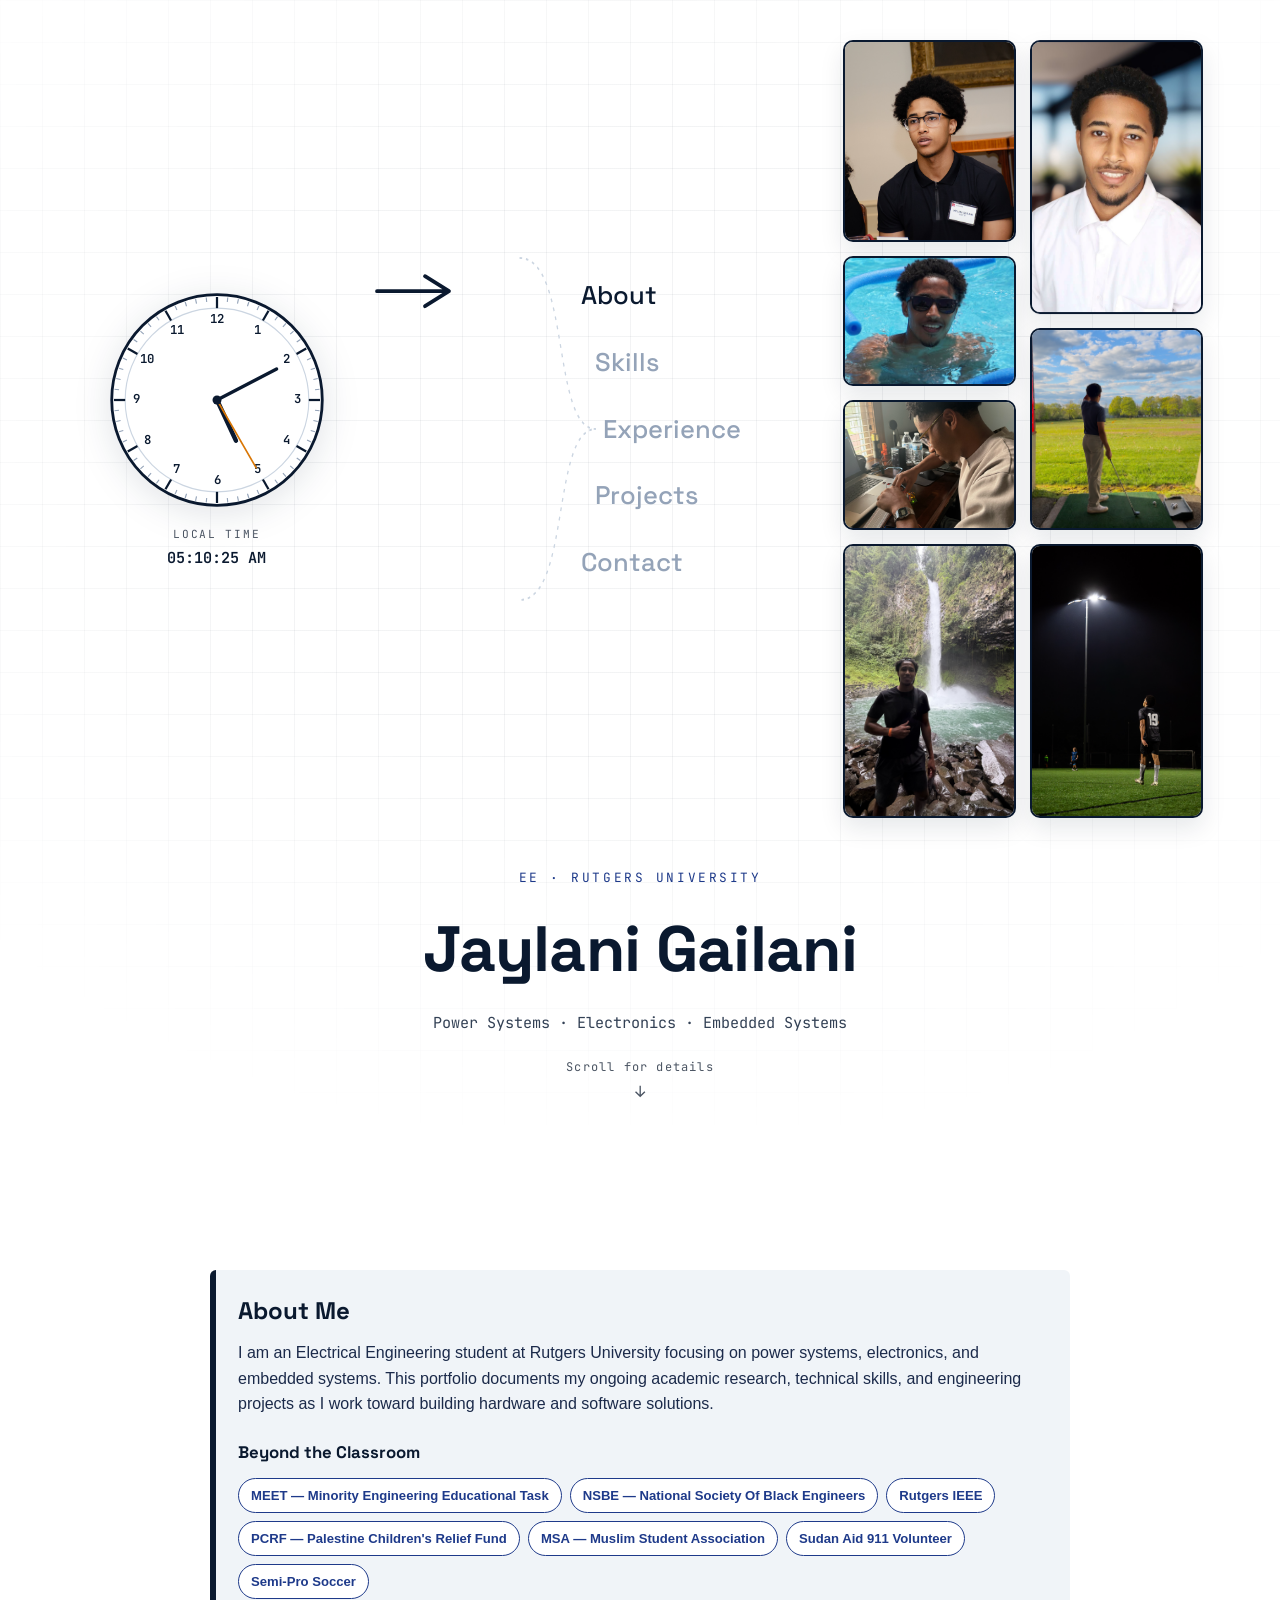
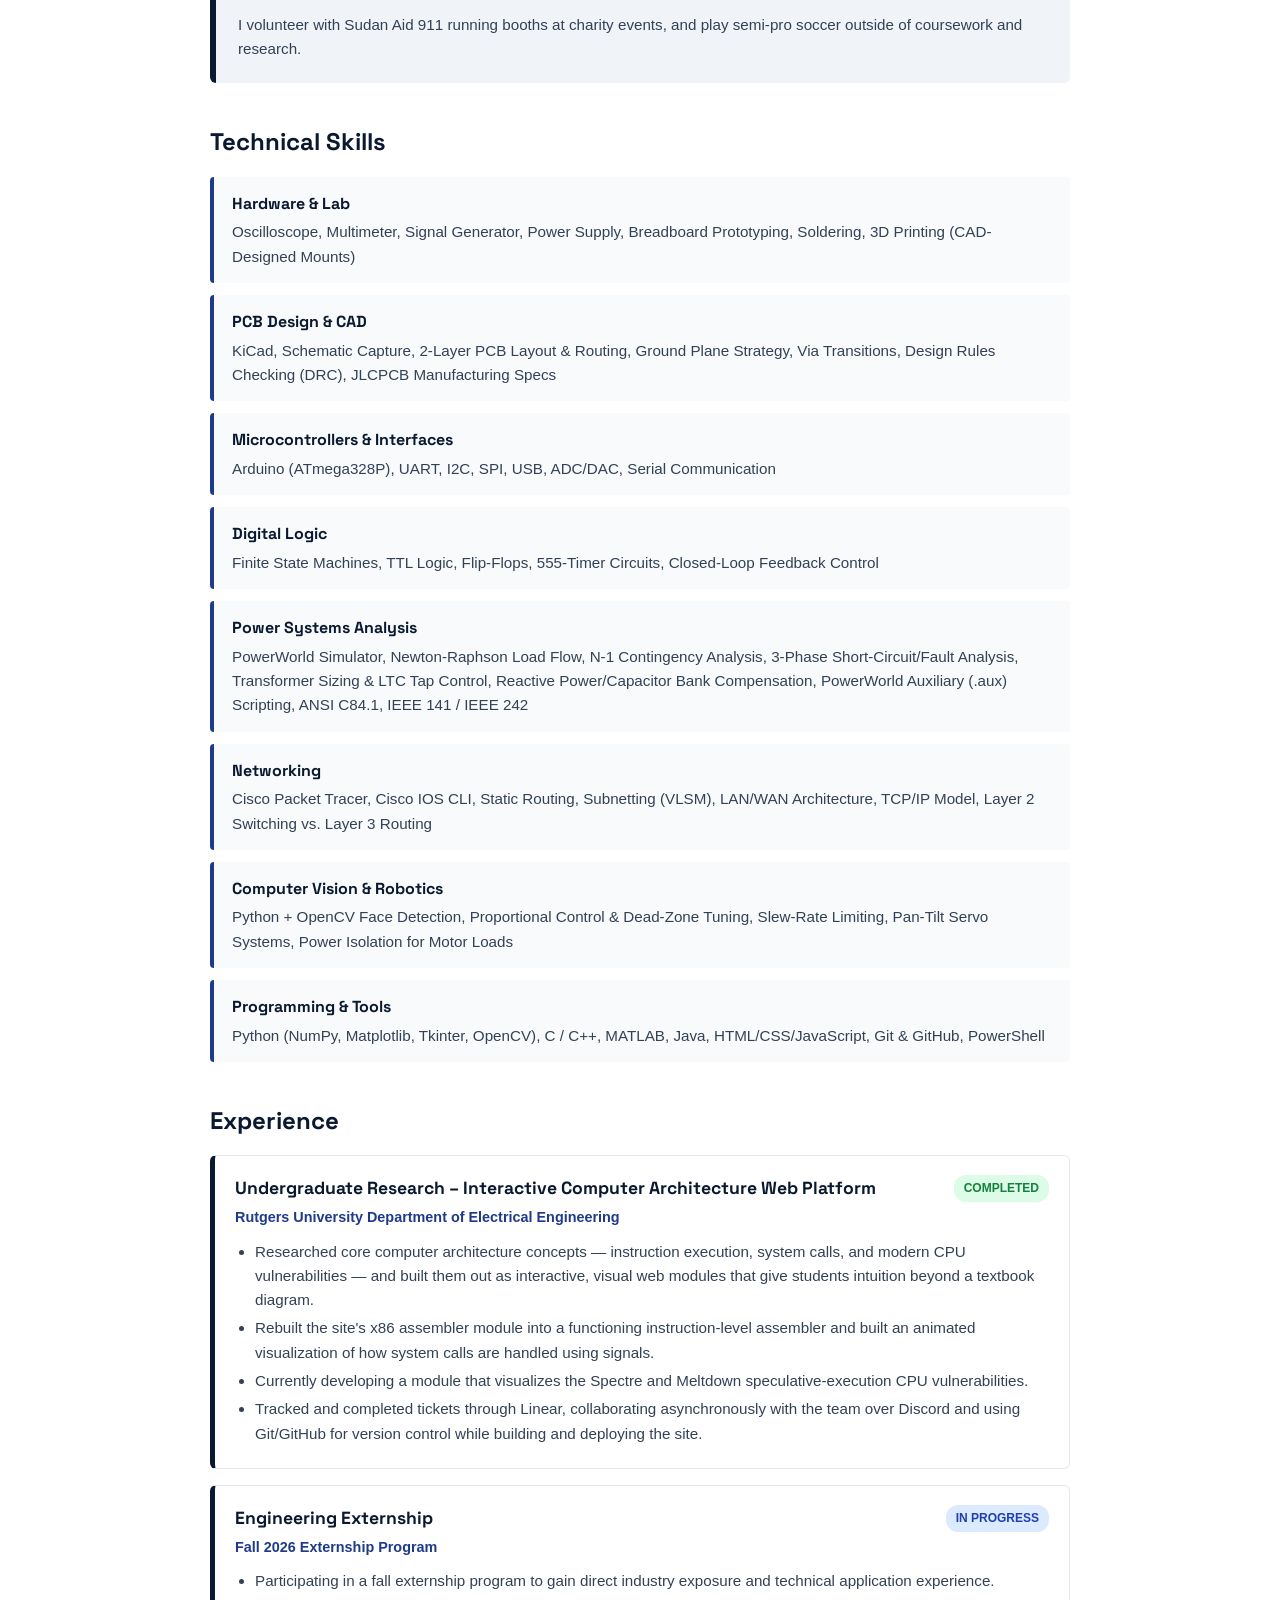
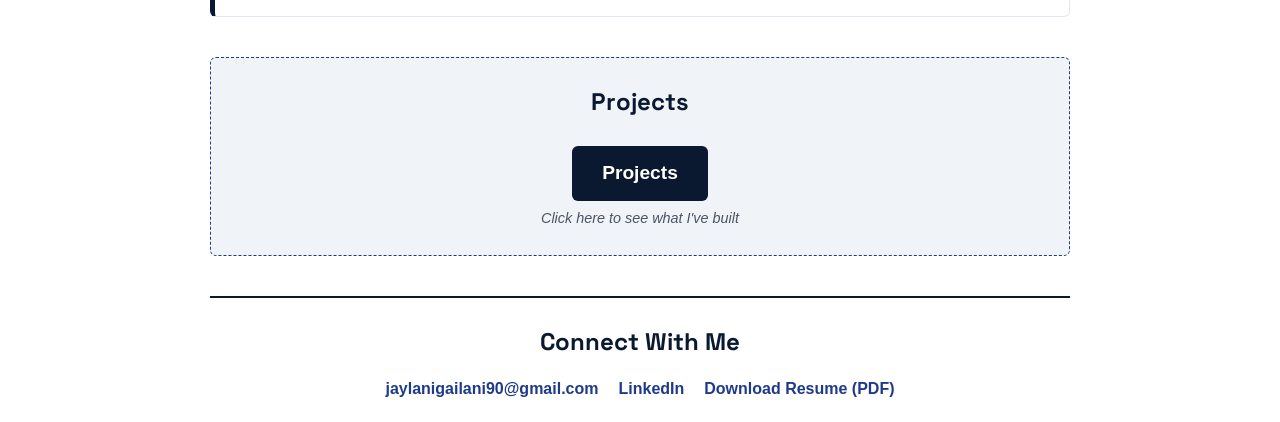
<file: index.html>
<!DOCTYPE html>
<html lang="en">
<head>
  <meta charset="UTF-8">
  <meta name="viewport" content="width=device-width, initial-scale=1.0">
  <title>Jaylani Gailani | Electrical Engineering Portfolio</title>
  <link rel="preconnect" href="https://fonts.googleapis.com">
  <link rel="preconnect" href="https://fonts.gstatic.com" crossorigin>
  <link href="https://fonts.googleapis.com/css2?family=Space+Grotesk:wght@400;500;600;700&family=JetBrains+Mono:wght@400;500;600&display=swap" rel="stylesheet">
  <link rel="stylesheet" href="style.css">
</head>
<body>

  <!-- ============================================================
       HERO / LANDING VIEW — instrument panel clock, curved nav rail,
       pointer that tracks whichever nav item is hovered, floating
       photo collage (portrait + gallery photos).
       ============================================================ -->
  <section class="hero" id="hero">
    <div class="hero-grid-lines" aria-hidden="true"></div>

    <div class="hero-grid">

      <!-- Clock instrument -->
      <div class="hero-instrument">
        <div class="clock" id="clock">
          <svg class="clock-face" viewBox="0 0 200 200" aria-hidden="true">
            <circle class="clock-ring-outer" cx="100" cy="100" r="94"></circle>
            <circle class="clock-ring-inner" cx="100" cy="100" r="82"></circle>
            <g id="clockTicks"></g>
            <g id="clockNumerals"></g>
            <line id="handHour" class="hand hand-hour" x1="100" y1="100" x2="100" y2="60"></line>
            <line id="handMinute" class="hand hand-minute" x1="100" y1="100" x2="100" y2="40"></line>
            <line id="handSecond" class="hand hand-second" x1="100" y1="100" x2="100" y2="30"></line>
            <circle class="clock-hub" cx="100" cy="100" r="4"></circle>
          </svg>
          <div class="clock-caption">
            <span class="clock-label">LOCAL TIME</span>
            <span class="clock-digital" id="clockDigital">--:--:--</span>
          </div>
        </div>
      </div>

      <!-- Curved nav rail with hover pointer -->
      <div class="hero-nav-wrap">
        <svg class="rail-svg" viewBox="0 0 220 400" preserveAspectRatio="none" aria-hidden="true">
          <path class="rail-path" d="M 10 20 C 90 20, 60 200, 130 200 C 60 200, 90 380, 10 380"></path>
        </svg>
        <div class="pointer-arrow" id="pointerArrow" aria-hidden="true">
          <svg viewBox="0 0 60 24">
            <path d="M0 12 L46 12 M32 2 L48 12 L32 22" />
          </svg>
        </div>
        <nav class="hero-nav" id="heroNav">
          <a href="#about" class="hero-nav-link">About</a>
          <a href="#skills" class="hero-nav-link">Skills</a>
          <a href="#experience" class="hero-nav-link">Experience</a>
          <a href="#projects" class="hero-nav-link">Projects</a>
          <a href="#contact" class="hero-nav-link">Contact</a>
        </nav>
      </div>

      <!-- Floating photo collage: portrait + 6 gallery photos.
           Upload frontpagepic1.jpg through frontpagepic6.jpg alongside
           portrait.jpg — any tile without a matching file just hides
           itself instead of showing a broken image icon. -->
      <div class="hero-photo-collage">

        <div class="floating-photo tile-span-3">
          <div class="gallery-frame">
            <img src="frontpagepic1.JPG" alt="">
          </div>
        </div>

        <div class="floating-photo tile-portrait tile-span-4">
          <div class="portrait-frame">
            <!-- Replace src below with your own photo, e.g. "portrait.jpg" -->
            <img src="portrait.jpg" alt="Portrait of Jaylani Gailani" id="portraitImg">
            <div class="portrait-placeholder" id="portraitPlaceholder">
              <span>Add<br><code>portrait.jpg</code><br>to this folder</span>
            </div>
          </div>
        </div>

        <div class="floating-photo tile-span-2">
          <div class="gallery-frame">
            <img src="frontpagepic2.jpg" alt="">
          </div>
        </div>

        <div class="floating-photo tile-span-3">
          <div class="gallery-frame">
            <img src="frontpagepic3.PNG" alt="">
          </div>
        </div>

        <div class="floating-photo tile-span-2">
          <div class="gallery-frame">
            <img src="frontpagepic4.png" alt="">
          </div>
        </div>

        <div class="floating-photo tile-span-4">
          <div class="gallery-frame">
            <img src="frontpagepic5.png" alt="">
          </div>
        </div>

        <div class="floating-photo tile-span-4">
          <div class="gallery-frame">
            <img src="frontpagepic6.png" alt="">
          </div>
        </div>

      </div>

    </div>

    <div class="hero-intro">
      <p class="hero-eyebrow">EE · Rutgers University</p>
      <h1 class="hero-name">Jaylani Gailani</h1>
      <p class="hero-tagline">Power Systems · Electronics · Embedded Systems</p>
    </div>

    <a href="#about" class="scroll-cue">
      <span>Scroll for details</span>
      <svg viewBox="0 0 24 24"><path d="M12 4 L12 20 M5 13 L12 20 L19 13" /></svg>
    </a>
  </section>

  <!-- Sticky mini nav, fades in once the hero scrolls out of view -->
  <nav class="sticky-nav" id="stickyNav">
    <a href="#about">About</a>
    <a href="#skills">Skills</a>
    <a href="#experience">Experience</a>
    <a href="#projects">Projects</a>
    <a href="#contact">Contact</a>
  </nav>

  <div class="page-content">

  <main>
    <!-- About Me Section in Aesthetic Box -->
    <section id="about">
      <div class="about-box">
        <h2>About Me</h2>
        <p>
          I am an Electrical Engineering student at Rutgers University focusing on power systems, electronics, and embedded systems. This portfolio documents my ongoing academic research, technical skills, and engineering projects as I work toward building hardware and software solutions.
        </p>

        <h3 class="about-subheading">Beyond the Classroom</h3>
        <div class="chip-row">
          <span class="chip">MEET — Minority Engineering Educational Task</span>
          <span class="chip">NSBE — National Society Of Black Engineers</span>
          <span class="chip">Rutgers IEEE</span>
          <span class="chip">PCRF — Palestine Children's Relief Fund</span>
          <span class="chip">MSA — Muslim Student Association</span>
          <span class="chip">Sudan Aid 911 Volunteer</span>
          <span class="chip">Semi-Pro Soccer</span>
        </div>
        <p class="about-note">
          I volunteer with Sudan Aid 911 running booths at charity events, and play semi-pro soccer outside of coursework and research.
        </p>
      </div>
    </section>

    <!-- Technical Skills Section (Pulled from Resume) -->
    <section id="skills">
      <h2>Technical Skills</h2>

      <div class="skills-container">
        <div class="skill-group">
          <h3>Hardware & Lab</h3>
          <p>Oscilloscope, Multimeter, Signal Generator, Power Supply, Breadboard Prototyping, Soldering, 3D Printing (CAD-Designed Mounts)</p>
        </div>

        <div class="skill-group">
          <h3>PCB Design & CAD</h3>
          <p>KiCad, Schematic Capture, 2-Layer PCB Layout & Routing, Ground Plane Strategy, Via Transitions, Design Rules Checking (DRC), JLCPCB Manufacturing Specs</p>
        </div>

        <div class="skill-group">
          <h3>Microcontrollers & Interfaces</h3>
          <p>Arduino (ATmega328P), UART, I2C, SPI, USB, ADC/DAC, Serial Communication</p>
        </div>

        <div class="skill-group">
          <h3>Digital Logic</h3>
          <p>Finite State Machines, TTL Logic, Flip-Flops, 555-Timer Circuits, Closed-Loop Feedback Control</p>
        </div>

        <div class="skill-group">
          <h3>Power Systems Analysis</h3>
          <p>PowerWorld Simulator, Newton-Raphson Load Flow, N-1 Contingency Analysis, 3-Phase Short-Circuit/Fault Analysis, Transformer Sizing & LTC Tap Control, Reactive Power/Capacitor Bank Compensation, PowerWorld Auxiliary (.aux) Scripting, ANSI C84.1, IEEE 141 / IEEE 242</p>
        </div>

        <div class="skill-group">
          <h3>Networking</h3>
          <p>Cisco Packet Tracer, Cisco IOS CLI, Static Routing, Subnetting (VLSM), LAN/WAN Architecture, TCP/IP Model, Layer 2 Switching vs. Layer 3 Routing</p>
        </div>

        <div class="skill-group">
          <h3>Computer Vision & Robotics</h3>
          <p>Python + OpenCV Face Detection, Proportional Control & Dead-Zone Tuning, Slew-Rate Limiting, Pan-Tilt Servo Systems, Power Isolation for Motor Loads</p>
        </div>

        <div class="skill-group">
          <h3>Programming & Tools</h3>
          <p>Python (NumPy, Matplotlib, Tkinter, OpenCV), C / C++, MATLAB, Java, HTML/CSS/JavaScript, Git & GitHub, PowerShell</p>
        </div>
      </div>
    </section>

    <!-- Experience Section -->
    <section id="experience">
      <h2>Experience</h2>

      <!-- Experience 1 -->
      <div class="experience-card">
        <div class="card-header">
          <h3>Undergraduate Research – Interactive Computer Architecture Web Platform</h3>
          <span class="badge completed">Completed</span>
        </div>
        <p class="role-org">Rutgers University Department of Electrical Engineering</p>
        <ul>
          <li>Researched core computer architecture concepts — instruction execution, system calls, and modern CPU vulnerabilities — and built them out as interactive, visual web modules that give students intuition beyond a textbook diagram.</li>
          <li>Rebuilt the site's x86 assembler module into a functioning instruction-level assembler and built an animated visualization of how system calls are handled using signals.</li>
          <li>Currently developing a module that visualizes the Spectre and Meltdown speculative-execution CPU vulnerabilities.</li>
          <li>Tracked and completed tickets through Linear, collaborating asynchronously with the team over Discord and using Git/GitHub for version control while building and deploying the site.</li>
        </ul>
      </div>

      <!-- Experience 3 -->
      <div class="experience-card">
        <div class="card-header">
          <h3>Engineering Externship</h3>
          <span class="badge in-progress">In Progress</span>
        </div>
        <p class="role-org">Fall 2026 Externship Program</p>
        <ul>
          <li>Participating in a fall externship program to gain direct industry exposure and technical application experience.</li>
        </ul>
      </div>
    </section>

    <!-- Projects Section -->
    <section id="projects" class="projects-section">
      <h2>Projects</h2>
      <a href="projects.html" target="_blank" class="projects-link-btn">Projects</a>
      <p class="projects-subtext">Click here to see what I've built</p>
    </section>
  </main>

  <!-- Connect With Me / Footer -->
  <footer id="contact">
    <h2>Connect With Me</h2>
    <div class="contact-links">
      <a href="mailto:jaylanigailani90@gmail.com">jaylanigailani90@gmail.com</a>
      <a href="https://linkedin.com/in/jaylani-gailani-4642782b0" target="_blank">LinkedIn</a>
      <a href="Jaylani_Gailani_Resume_Electronics.pdf" download>Download Resume (PDF)</a>
    </div>
  </footer>

  </div><!-- /.page-content -->

  <script src="script.js"></script>
</body>
</html>
</file>
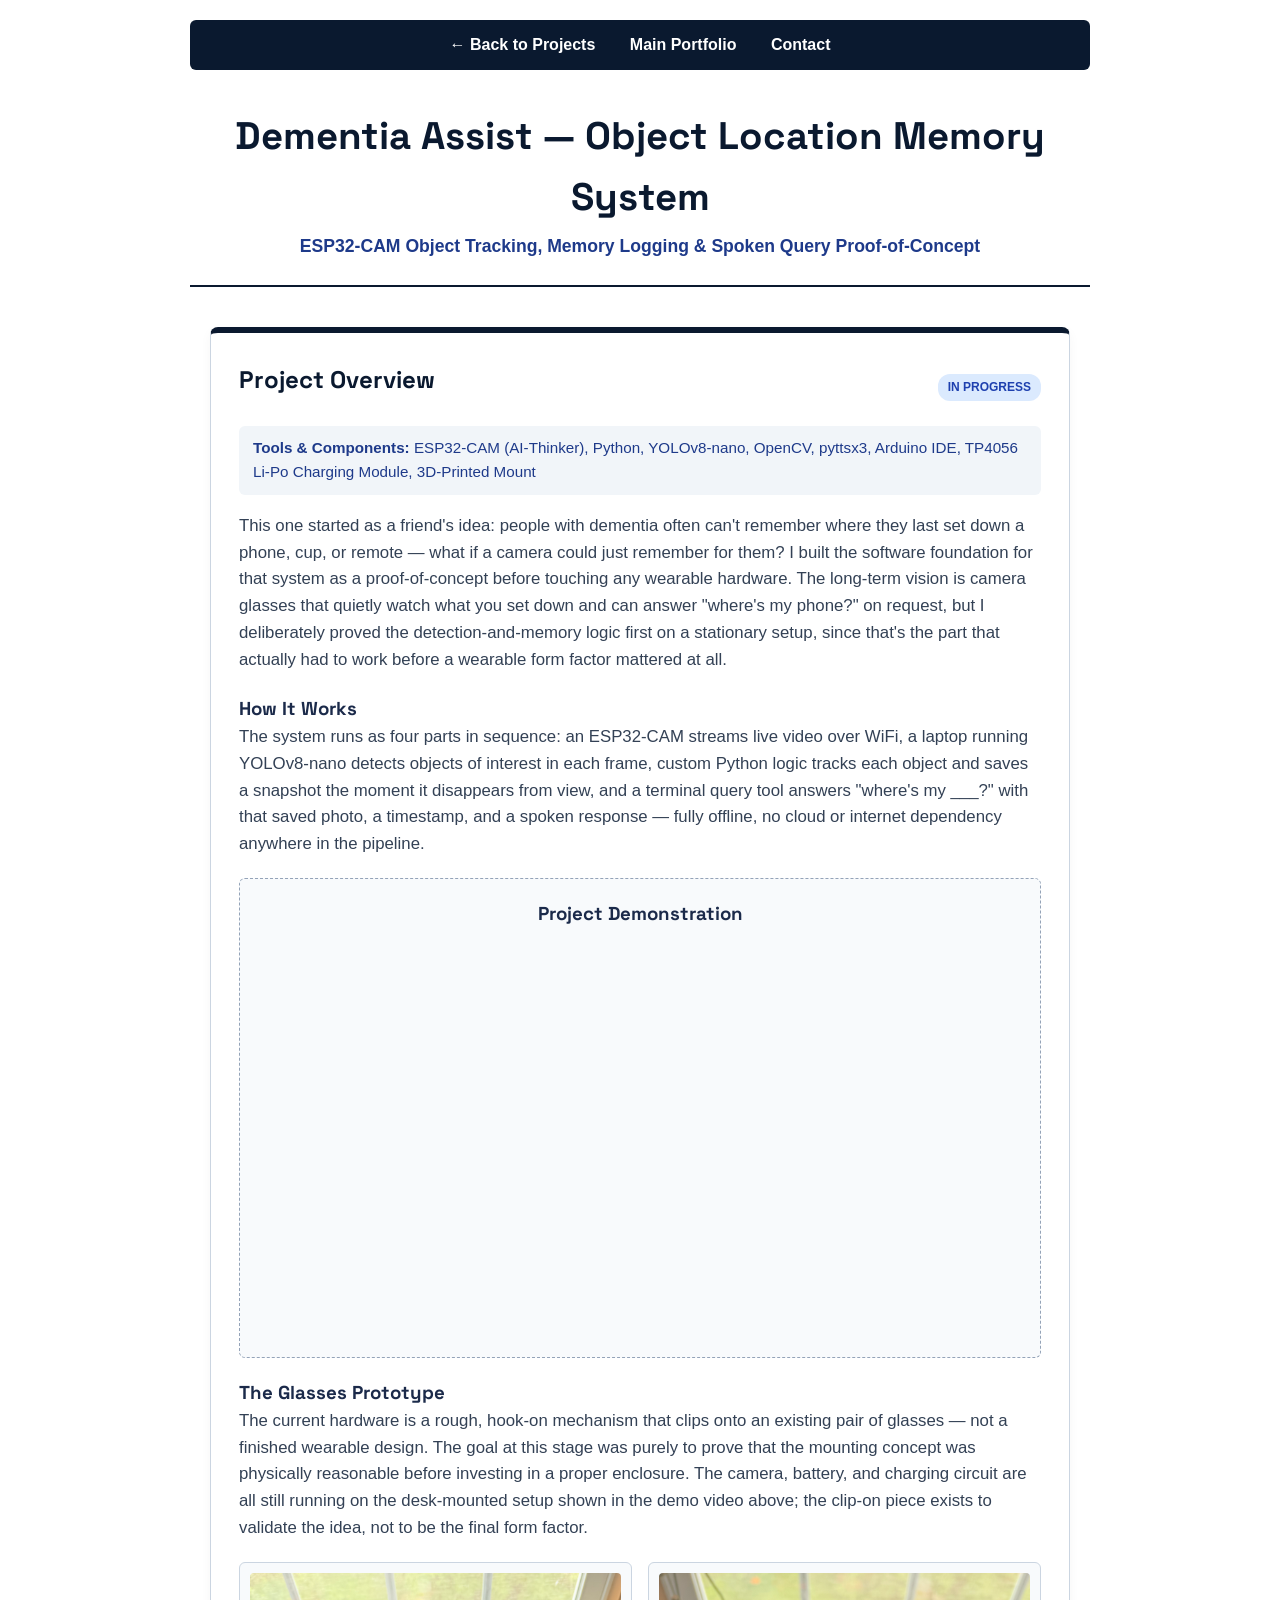
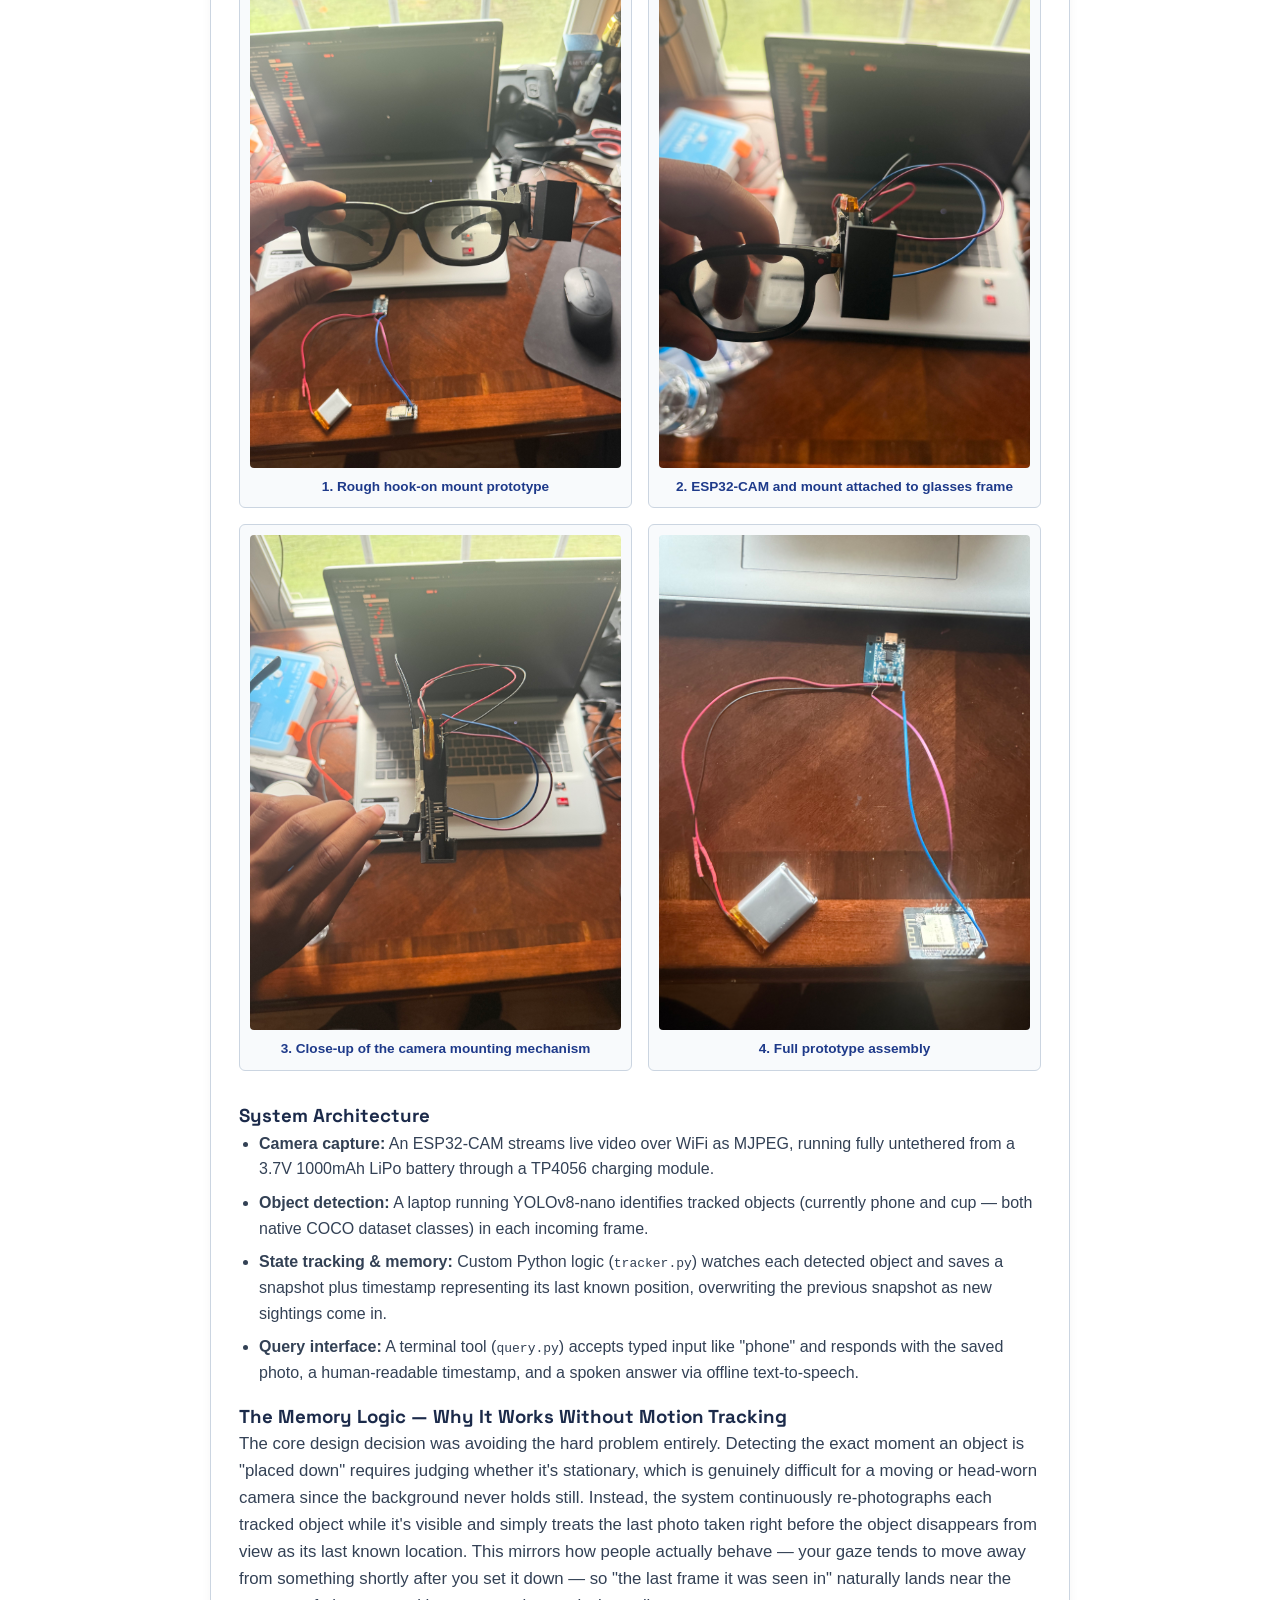
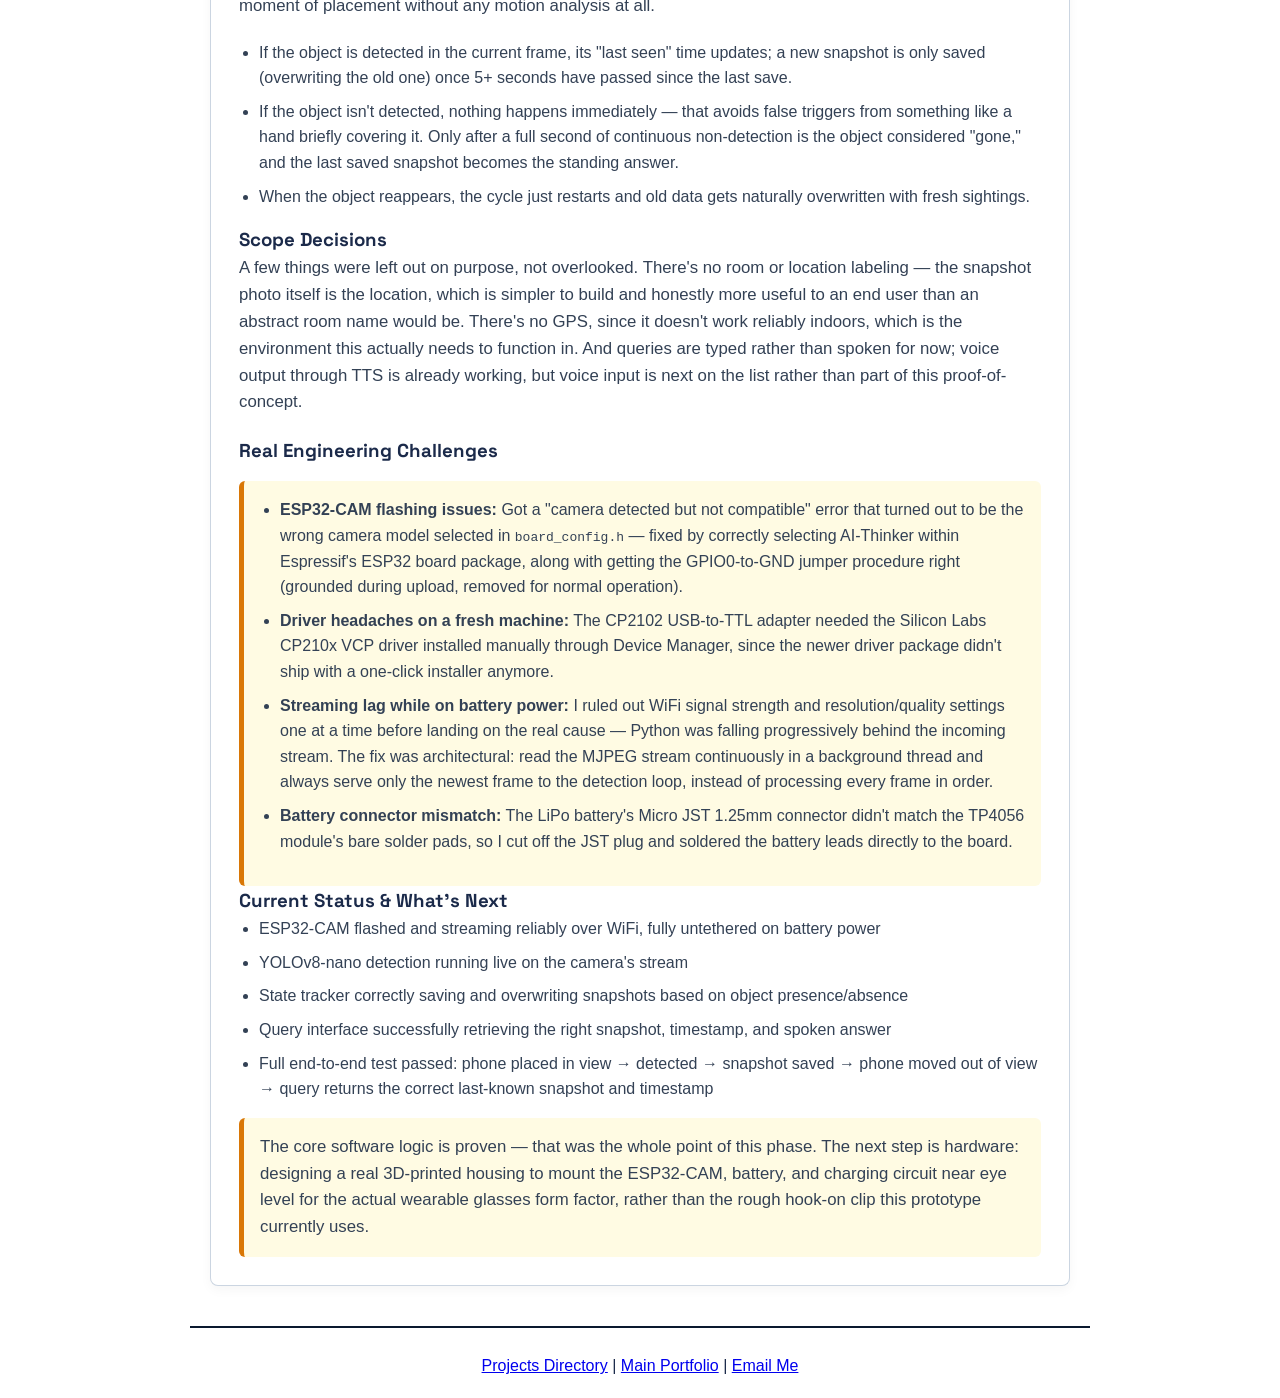
<file: dementia-assist.html>
<!DOCTYPE html>
<html lang="en">
<head>
  <meta charset="UTF-8">
  <meta name="viewport" content="width=device-width, initial-scale=1.0">
  <title>Dementia Assist — Object Location Memory System | Jaylani Gailani</title>
  <link href="https://fonts.googleapis.com/css2?family=Space+Grotesk:wght@400;500;600;700&family=JetBrains+Mono:wght@400;500;600&display=swap" rel="stylesheet">
  <link rel="stylesheet" href="style.css">
</head>
<body>

  <!-- Top Navigation Bar -->
  <nav>
    <a href="projects.html">← Back to Projects</a>
    <a href="index.html">Main Portfolio</a>
    <a href="#contact">Contact</a>
  </nav>

  <header>
    <h1>Dementia Assist — Object Location Memory System</h1>
    <p class="subtitle">ESP32-CAM Object Tracking, Memory Logging & Spoken Query Proof-of-Concept</p>
  </header>

  <main>
    <article class="project-detail-card">
      <div class="project-header">
        <h2>Project Overview</h2>
        <span class="badge in-progress">In Progress</span>
      </div>

      <p class="project-tags">
        <strong>Tools & Components:</strong> ESP32-CAM (AI-Thinker), Python, YOLOv8-nano, OpenCV, pyttsx3, Arduino IDE, TP4056 Li-Po Charging Module, 3D-Printed Mount
      </p>

      <p class="project-summary">
        This one started as a friend's idea: people with dementia often can't remember where they last set down a phone, cup, or remote — what if a camera could just remember for them? I built the software foundation for that system as a proof-of-concept before touching any wearable hardware. The long-term vision is camera glasses that quietly watch what you set down and can answer "where's my phone?" on request, but I deliberately proved the detection-and-memory logic first on a stationary setup, since that's the part that actually had to work before a wearable form factor mattered at all.
      </p>

      <h3>How It Works</h3>
      <p class="project-summary">
        The system runs as four parts in sequence: an ESP32-CAM streams live video over WiFi, a laptop running YOLOv8-nano detects objects of interest in each frame, custom Python logic tracks each object and saves a snapshot the moment it disappears from view, and a terminal query tool answers "where's my ___?" with that saved photo, a timestamp, and a spoken response — fully offline, no cloud or internet dependency anywhere in the pipeline.
      </p>

      <!-- Video Demo — paste your YouTube embed link on the line below,
           replacing YOUR_VIDEO_ID_HERE in the src attribute -->
      <div class="video-container">
        <h3>Project Demonstration</h3>
        <div class="responsive-video">
          <iframe
            width="100%"
            height="400"
            src="https://www.youtube.com/embed/DgERcuPiFng"
            title="Dementia Assist — Object Location Memory System Demo"
            frameborder="0"
            allow="accelerometer; autoplay; clipboard-write; encrypted-media; gyroscope; picture-in-picture"
            allowfullscreen>
          </iframe>
        </div>
      </div>

      <h3>The Glasses Prototype</h3>
      <p class="project-summary">
        The current hardware is a rough, hook-on mechanism that clips onto an existing pair of glasses — not a finished wearable design. The goal at this stage was purely to prove that the mounting concept was physically reasonable before investing in a proper enclosure. The camera, battery, and charging circuit are all still running on the desk-mounted setup shown in the demo video above; the clip-on piece exists to validate the idea, not to be the final form factor.
      </p>

      <div class="image-gallery">
        <div class="img-container">
          <img src="dementia1.jpeg" alt="Dementia Assist glasses prototype photo 1">
          <p class="img-caption">1. Rough hook-on mount prototype</p>
        </div>
        <div class="img-container">
          <img src="dementia2.jpeg" alt="Dementia Assist glasses prototype photo 2">
          <p class="img-caption">2. ESP32-CAM and mount attached to glasses frame</p>
        </div>
        <div class="img-container">
          <img src="dementia3.jpeg" alt="Dementia Assist glasses prototype photo 3">
          <p class="img-caption">3. Close-up of the camera mounting mechanism</p>
        </div>
        <div class="img-container">
          <img src="dementia4.jpeg" alt="Dementia Assist glasses prototype photo 4">
          <p class="img-caption">4. Full prototype assembly</p>
        </div>
      </div>

      <h3>System Architecture</h3>
      <ul class="project-bullets">
        <li><strong>Camera capture:</strong> An ESP32-CAM streams live video over WiFi as MJPEG, running fully untethered from a 3.7V 1000mAh LiPo battery through a TP4056 charging module.</li>
        <li><strong>Object detection:</strong> A laptop running YOLOv8-nano identifies tracked objects (currently phone and cup — both native COCO dataset classes) in each incoming frame.</li>
        <li><strong>State tracking & memory:</strong> Custom Python logic (<code>tracker.py</code>) watches each detected object and saves a snapshot plus timestamp representing its last known position, overwriting the previous snapshot as new sightings come in.</li>
        <li><strong>Query interface:</strong> A terminal tool (<code>query.py</code>) accepts typed input like "phone" and responds with the saved photo, a human-readable timestamp, and a spoken answer via offline text-to-speech.</li>
      </ul>

      <h3>The Memory Logic — Why It Works Without Motion Tracking</h3>
      <p class="project-summary">
        The core design decision was avoiding the hard problem entirely. Detecting the exact moment an object is "placed down" requires judging whether it's stationary, which is genuinely difficult for a moving or head-worn camera since the background never holds still. Instead, the system continuously re-photographs each tracked object while it's visible and simply treats the last photo taken right before the object disappears from view as its last known location. This mirrors how people actually behave — your gaze tends to move away from something shortly after you set it down — so "the last frame it was seen in" naturally lands near the moment of placement without any motion analysis at all.
      </p>

      <ul class="project-bullets">
        <li>If the object is detected in the current frame, its "last seen" time updates; a new snapshot is only saved (overwriting the old one) once 5+ seconds have passed since the last save.</li>
        <li>If the object isn't detected, nothing happens immediately — that avoids false triggers from something like a hand briefly covering it. Only after a full second of continuous non-detection is the object considered "gone," and the last saved snapshot becomes the standing answer.</li>
        <li>When the object reappears, the cycle just restarts and old data gets naturally overwritten with fresh sightings.</li>
      </ul>

      <h3>Scope Decisions</h3>
      <p class="project-summary">
        A few things were left out on purpose, not overlooked. There's no room or location labeling — the snapshot photo itself is the location, which is simpler to build and honestly more useful to an end user than an abstract room name would be. There's no GPS, since it doesn't work reliably indoors, which is the environment this actually needs to function in. And queries are typed rather than spoken for now; voice output through TTS is already working, but voice input is next on the list rather than part of this proof-of-concept.
      </p>

      <h3>Real Engineering Challenges</h3>
      <div class="callout-box">
        <ul class="project-bullets">
          <li><strong>ESP32-CAM flashing issues:</strong> Got a "camera detected but not compatible" error that turned out to be the wrong camera model selected in <code>board_config.h</code> — fixed by correctly selecting AI-Thinker within Espressif's ESP32 board package, along with getting the GPIO0-to-GND jumper procedure right (grounded during upload, removed for normal operation).</li>
          <li><strong>Driver headaches on a fresh machine:</strong> The CP2102 USB-to-TTL adapter needed the Silicon Labs CP210x VCP driver installed manually through Device Manager, since the newer driver package didn't ship with a one-click installer anymore.</li>
          <li><strong>Streaming lag while on battery power:</strong> I ruled out WiFi signal strength and resolution/quality settings one at a time before landing on the real cause — Python was falling progressively behind the incoming stream. The fix was architectural: read the MJPEG stream continuously in a background thread and always serve only the newest frame to the detection loop, instead of processing every frame in order.</li>
          <li><strong>Battery connector mismatch:</strong> The LiPo battery's Micro JST 1.25mm connector didn't match the TP4056 module's bare solder pads, so I cut off the JST plug and soldered the battery leads directly to the board.</li>
        </ul>
      </div>

      <h3>Current Status & What's Next</h3>
      <ul class="project-bullets">
        <li>ESP32-CAM flashed and streaming reliably over WiFi, fully untethered on battery power</li>
        <li>YOLOv8-nano detection running live on the camera's stream</li>
        <li>State tracker correctly saving and overwriting snapshots based on object presence/absence</li>
        <li>Query interface successfully retrieving the right snapshot, timestamp, and spoken answer</li>
        <li>Full end-to-end test passed: phone placed in view → detected → snapshot saved → phone moved out of view → query returns the correct last-known snapshot and timestamp</li>
      </ul>

      <div class="callout-box">
        <p class="project-summary" style="margin-bottom: 0;">
          The core software logic is proven — that was the whole point of this phase. The next step is hardware: designing a real 3D-printed housing to mount the ESP32-CAM, battery, and charging circuit near eye level for the actual wearable glasses form factor, rather than the rough hook-on clip this prototype currently uses.
        </p>
      </div>
    </article>
  </main>

  <footer id="contact">
    <p>
      <a href="projects.html">Projects Directory</a> | 
      <a href="index.html">Main Portfolio</a> | 
      <a href="mailto:jaylanigailani90@gmail.com">Email Me</a>
    </p>
  </footer>

</body>
</html>
</file>
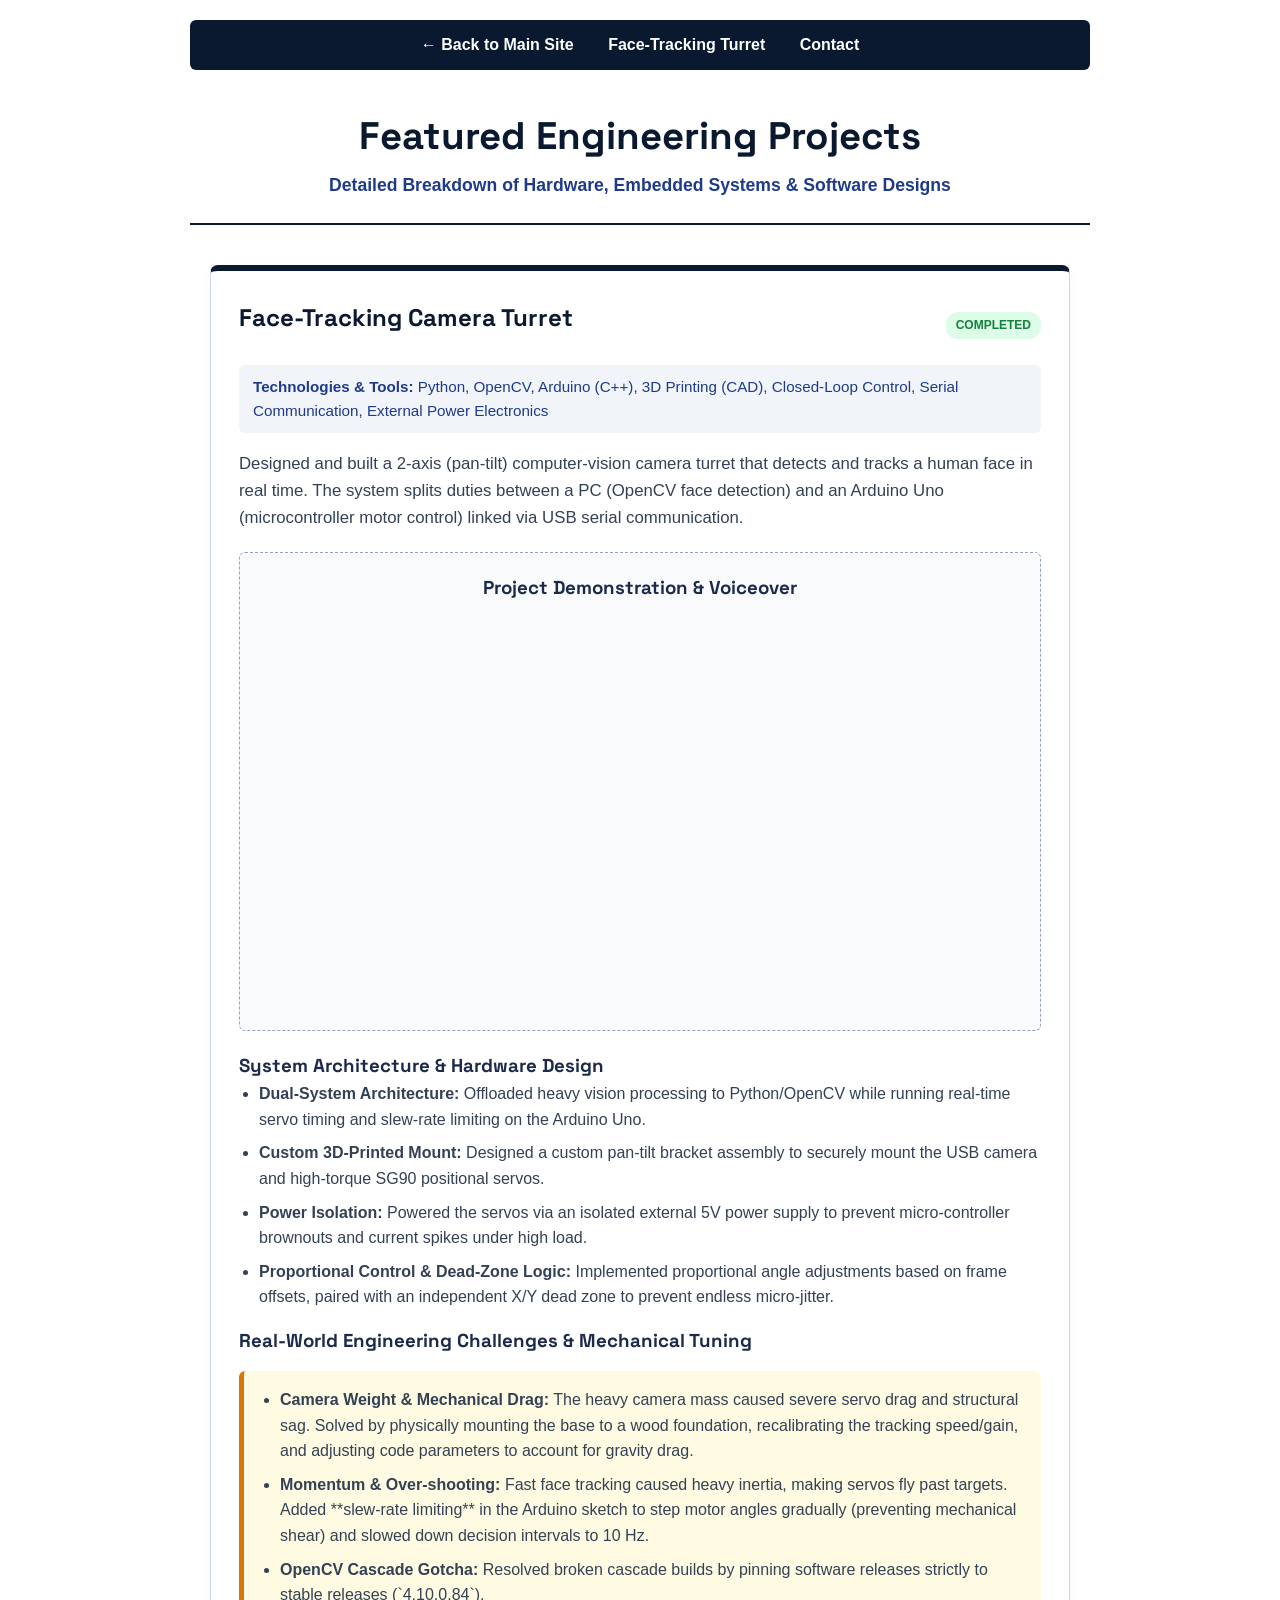
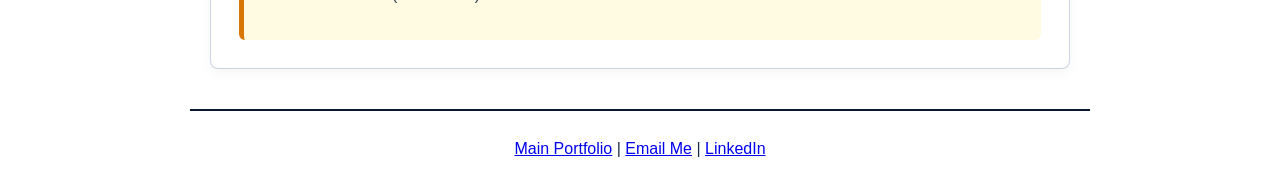
<file: facetracking.html>
<!DOCTYPE html>
<html lang="en">
<head>
  <meta charset="UTF-8">
  <meta name="viewport" content="width=device-width, initial-scale=1.0">
  <title>Jaylani Gailani | Engineering Projects</title>
    <link href="https://fonts.googleapis.com/css2?family=Space+Grotesk:wght@400;500;600;700&family=JetBrains+Mono:wght@400;500;600&display=swap" rel="stylesheet">
  <link rel="stylesheet" href="style.css">
</head>
<body>

  <!-- Top Navigation Bar -->
  <nav>
    <a href="index.html">← Back to Main Site</a>
    <a href="#turret">Face-Tracking Turret</a>
    <a href="#contact">Contact</a>
  </nav>

  <header>
    <h1>Featured Engineering Projects</h1>
    <p class="subtitle">Detailed Breakdown of Hardware, Embedded Systems & Software Designs</p>
  </header>

  <main>
    <!-- PROJECT 1: Face-Tracking Camera Turret -->
    <article id="turret" class="project-detail-card">
      <div class="project-header">
        <h2>Face-Tracking Camera Turret</h2>
        <span class="badge completed">Completed</span>
      </div>

      <p class="project-tags">
        <strong>Technologies & Tools:</strong> Python, OpenCV, Arduino (C++), 3D Printing (CAD), Closed-Loop Control, Serial Communication, External Power Electronics
      </p>

      <p class="project-summary">
        Designed and built a 2-axis (pan-tilt) computer-vision camera turret that detects and tracks a human face in real time. The system splits duties between a PC (OpenCV face detection) and an Arduino Uno (microcontroller motor control) linked via USB serial communication.
      </p>

      <!-- Optional Video Embed/Link Section -->
      <div class="video-container">
  <h3>Project Demonstration & Voiceover</h3>
  <div class="responsive-video">
    <iframe 
      width="100%" 
      height="400" 
      src="https://www.youtube.com/embed/CQzG7fWEgSM?si=LSYHzZEepKRZKR92" 
      title="Face-Tracking Camera Turret Demo" 
      frameborder="0" 
      allow="accelerometer; autoplay; clipboard-write; encrypted-media; gyroscope; picture-in-picture" 
      allowfullscreen>
    </iframe>
  </div>
</div>

      <h3>System Architecture & Hardware Design</h3>
      <ul class="project-bullets">
        <li><strong>Dual-System Architecture:</strong> Offloaded heavy vision processing to Python/OpenCV while running real-time servo timing and slew-rate limiting on the Arduino Uno.</li>
        <li><strong>Custom 3D-Printed Mount:</strong> Designed a custom pan-tilt bracket assembly to securely mount the USB camera and high-torque SG90 positional servos.</li>
        <li><strong>Power Isolation:</strong> Powered the servos via an isolated external 5V power supply to prevent micro-controller brownouts and current spikes under high load.</li>
        <li><strong>Proportional Control & Dead-Zone Logic:</strong> Implemented proportional angle adjustments based on frame offsets, paired with an independent X/Y dead zone to prevent endless micro-jitter.</li>
      </ul>

      <h3>Real-World Engineering Challenges & Mechanical Tuning</h3>
      <div class="callout-box">
        <ul class="project-bullets">
          <li><strong>Camera Weight & Mechanical Drag:</strong> The heavy camera mass caused severe servo drag and structural sag. Solved by physically mounting the base to a wood foundation, recalibrating the tracking speed/gain, and adjusting code parameters to account for gravity drag.</li>
          <li><strong>Momentum & Over-shooting:</strong> Fast face tracking caused heavy inertia, making servos fly past targets. Added **slew-rate limiting** in the Arduino sketch to step motor angles gradually (preventing mechanical shear) and slowed down decision intervals to 10 Hz.</li>
          <li><strong>OpenCV Cascade Gotcha:</strong> Resolved broken cascade builds by pinning software releases strictly to stable releases (`4.10.0.84`).</li>
        </ul>
      </div>
    </article>
  </main>

  <footer id="contact">
    <p>
      <a href="index.html">Main Portfolio</a> | 
      <a href="mailto:jaylanigailani90@gmail.com">Email Me</a> | 
      <a href="https://linkedin.com/in/jaylani-gailani-4642782b0" target="_blank">LinkedIn</a>
    </p>
  </footer>

</body>
</html>
</file>
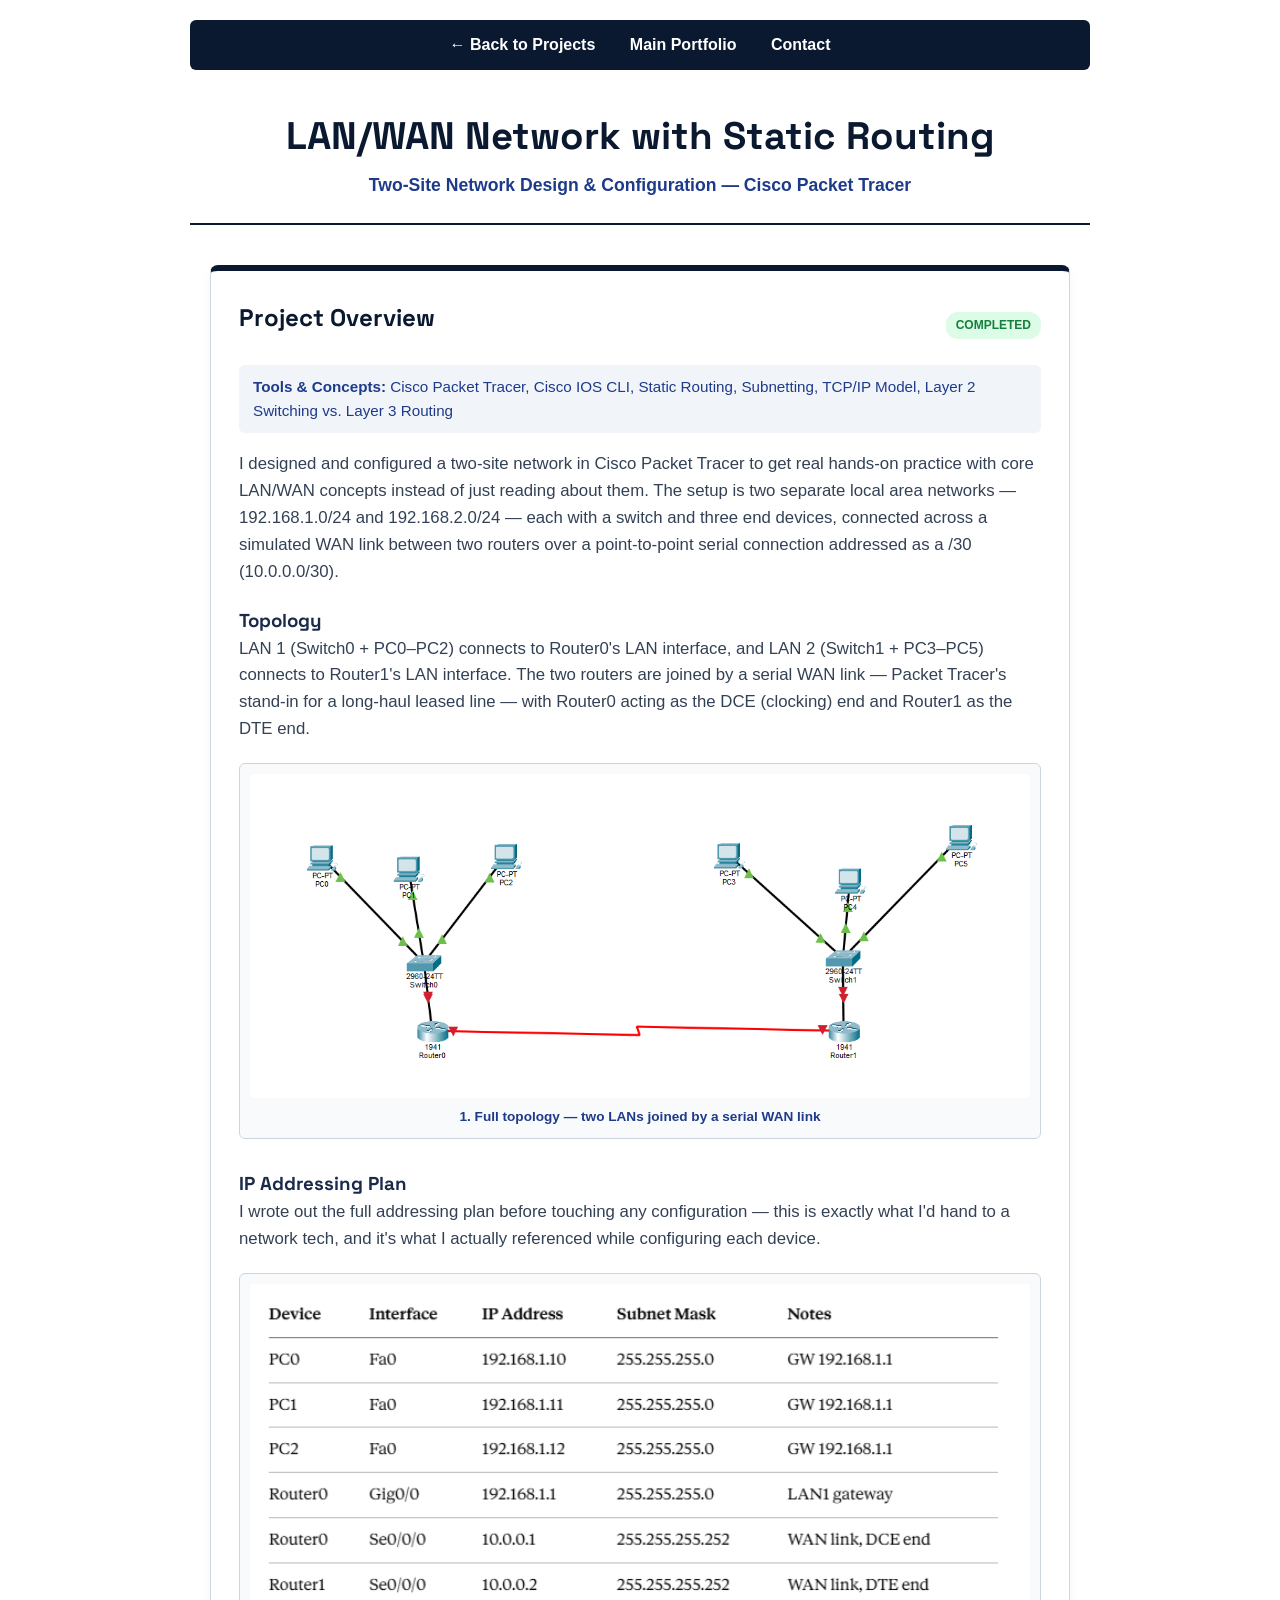
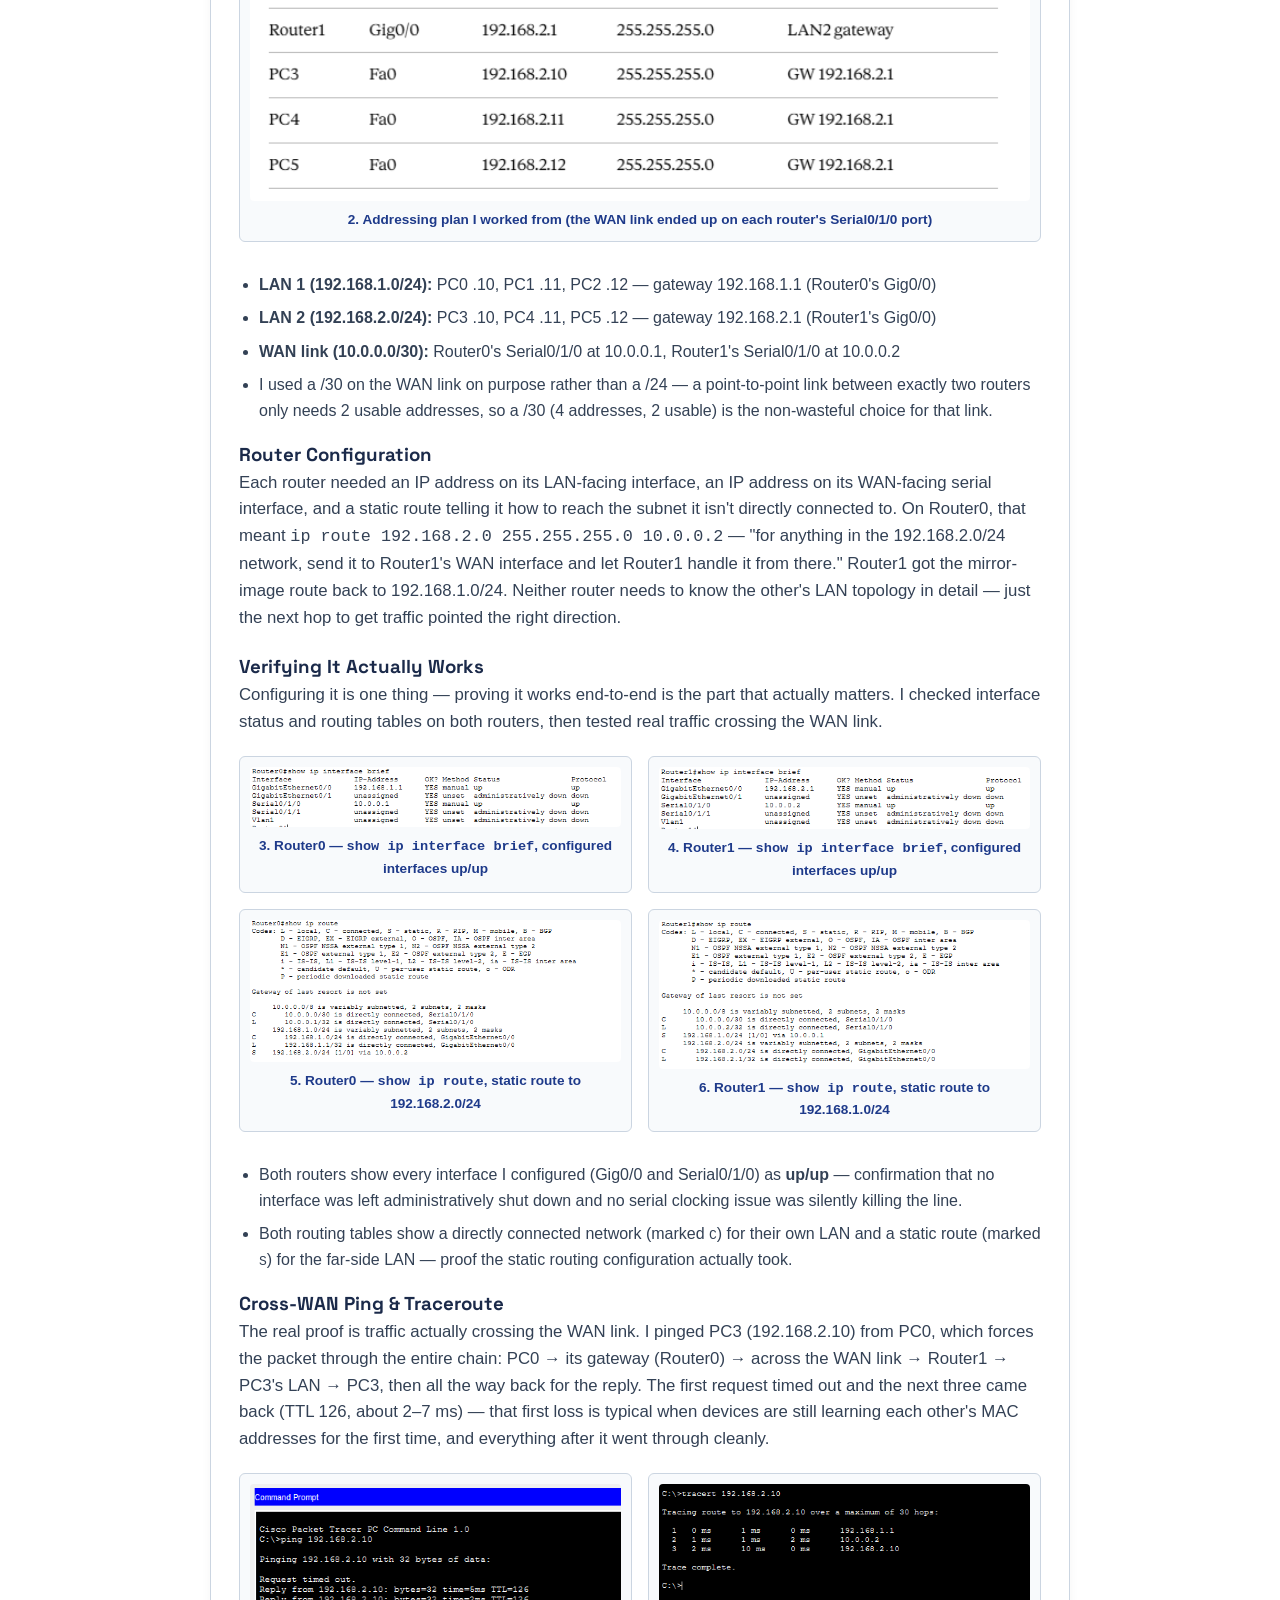
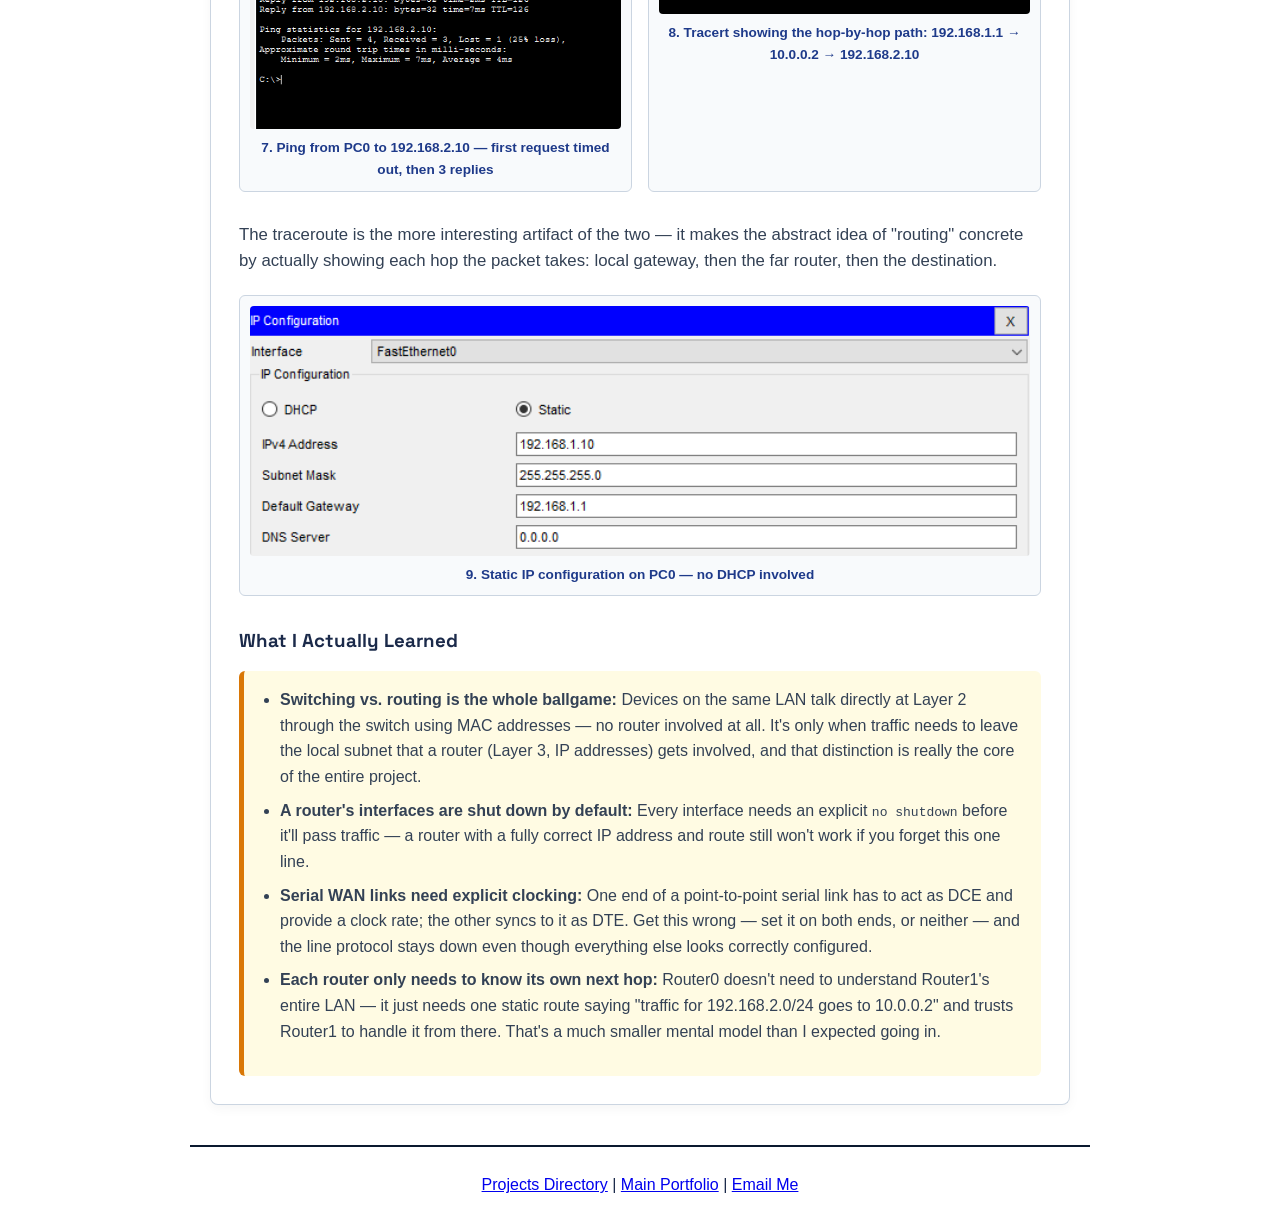
<file: networking-lan-wan.html>
<!DOCTYPE html>
<html lang="en">
<head>
  <meta charset="UTF-8">
  <meta name="viewport" content="width=device-width, initial-scale=1.0">
  <title>LAN/WAN Network with Static Routing | Jaylani Gailani</title>
  <link href="https://fonts.googleapis.com/css2?family=Space+Grotesk:wght@400;500;600;700&family=JetBrains+Mono:wght@400;500;600&display=swap" rel="stylesheet">
  <link rel="stylesheet" href="style.css">
</head>
<body>

  <!-- Top Navigation Bar -->
  <nav>
    <a href="projects.html">← Back to Projects</a>
    <a href="index.html">Main Portfolio</a>
    <a href="#contact">Contact</a>
  </nav>

  <header>
    <h1>LAN/WAN Network with Static Routing</h1>
    <p class="subtitle">Two-Site Network Design & Configuration — Cisco Packet Tracer</p>
  </header>

  <main>
    <article class="project-detail-card">
      <div class="project-header">
        <h2>Project Overview</h2>
        <span class="badge completed">Completed</span>
      </div>

      <p class="project-tags">
        <strong>Tools & Concepts:</strong> Cisco Packet Tracer, Cisco IOS CLI, Static Routing, Subnetting, TCP/IP Model, Layer 2 Switching vs. Layer 3 Routing
      </p>

      <p class="project-summary">
        I designed and configured a two-site network in Cisco Packet Tracer to get real hands-on practice with core LAN/WAN concepts instead of just reading about them. The setup is two separate local area networks — 192.168.1.0/24 and 192.168.2.0/24 — each with a switch and three end devices, connected across a simulated WAN link between two routers over a point-to-point serial connection addressed as a /30 (10.0.0.0/30).
      </p>

      <h3>Topology</h3>
      <p class="project-summary">
        LAN 1 (Switch0 + PC0–PC2) connects to Router0's LAN interface, and LAN 2 (Switch1 + PC3–PC5) connects to Router1's LAN interface. The two routers are joined by a serial WAN link — Packet Tracer's stand-in for a long-haul leased line — with Router0 acting as the DCE (clocking) end and Router1 as the DTE end.
      </p>

      <div class="image-gallery">
        <div class="img-container">
          <img src="networking1.PNG" alt="Full network topology showing both LANs, switches, routers, and the WAN link">
          <p class="img-caption">1. Full topology — two LANs joined by a serial WAN link</p>
        </div>
      </div>

      <h3>IP Addressing Plan</h3>
      <p class="project-summary">
        I wrote out the full addressing plan before touching any configuration — this is exactly what I'd hand to a network tech, and it's what I actually referenced while configuring each device.
      </p>

      <div class="image-gallery">
        <div class="img-container">
          <img src="networking2.PNG" alt="IP addressing plan table for all devices">
          <p class="img-caption">2. Addressing plan I worked from (the WAN link ended up on each router's Serial0/1/0 port)</p>
        </div>
      </div>

      <ul class="project-bullets">
        <li><strong>LAN 1 (192.168.1.0/24):</strong> PC0 .10, PC1 .11, PC2 .12 — gateway 192.168.1.1 (Router0's Gig0/0)</li>
        <li><strong>LAN 2 (192.168.2.0/24):</strong> PC3 .10, PC4 .11, PC5 .12 — gateway 192.168.2.1 (Router1's Gig0/0)</li>
        <li><strong>WAN link (10.0.0.0/30):</strong> Router0's Serial0/1/0 at 10.0.0.1, Router1's Serial0/1/0 at 10.0.0.2</li>
        <li>I used a /30 on the WAN link on purpose rather than a /24 — a point-to-point link between exactly two routers only needs 2 usable addresses, so a /30 (4 addresses, 2 usable) is the non-wasteful choice for that link.</li>
      </ul>

      <h3>Router Configuration</h3>
      <p class="project-summary">
        Each router needed an IP address on its LAN-facing interface, an IP address on its WAN-facing serial interface, and a static route telling it how to reach the subnet it isn't directly connected to. On Router0, that meant <code>ip route 192.168.2.0 255.255.255.0 10.0.0.2</code> — "for anything in the 192.168.2.0/24 network, send it to Router1's WAN interface and let Router1 handle it from there." Router1 got the mirror-image route back to 192.168.1.0/24. Neither router needs to know the other's LAN topology in detail — just the next hop to get traffic pointed the right direction.
      </p>

      <h3>Verifying It Actually Works</h3>
      <p class="project-summary">
        Configuring it is one thing — proving it works end-to-end is the part that actually matters. I checked interface status and routing tables on both routers, then tested real traffic crossing the WAN link.
      </p>

      <div class="image-gallery">
        <div class="img-container">
          <img src="networking3.PNG" alt="Router0 show ip interface brief output, configured interfaces up/up">
          <p class="img-caption">3. Router0 — <code>show ip interface brief</code>, configured interfaces up/up</p>
        </div>
        <div class="img-container">
          <img src="networking4.PNG" alt="Router1 show ip interface brief output, configured interfaces up/up">
          <p class="img-caption">4. Router1 — <code>show ip interface brief</code>, configured interfaces up/up</p>
        </div>
        <div class="img-container">
          <img src="networking5.PNG" alt="Router0 show ip route output with static route to 192.168.2.0">
          <p class="img-caption">5. Router0 — <code>show ip route</code>, static route to 192.168.2.0/24</p>
        </div>
        <div class="img-container">
          <img src="networking6.PNG" alt="Router1 show ip route output with static route to 192.168.1.0">
          <p class="img-caption">6. Router1 — <code>show ip route</code>, static route to 192.168.1.0/24</p>
        </div>
      </div>

      <ul class="project-bullets">
        <li>Both routers show every interface I configured (Gig0/0 and Serial0/1/0) as <strong>up/up</strong> — confirmation that no interface was left administratively shut down and no serial clocking issue was silently killing the line.</li>
        <li>Both routing tables show a directly connected network (marked <code>C</code>) for their own LAN and a static route (marked <code>S</code>) for the far-side LAN — proof the static routing configuration actually took.</li>
      </ul>

      <h3>Cross-WAN Ping & Traceroute</h3>
      <p class="project-summary">
        The real proof is traffic actually crossing the WAN link. I pinged PC3 (192.168.2.10) from PC0, which forces the packet through the entire chain: PC0 → its gateway (Router0) → across the WAN link → Router1 → PC3's LAN → PC3, then all the way back for the reply. The first request timed out and the next three came back (TTL 126, about 2–7 ms) — that first loss is typical when devices are still learning each other's MAC addresses for the first time, and everything after it went through cleanly.
      </p>

      <div class="image-gallery">
        <div class="img-container">
          <img src="networking7.PNG" alt="Ping from PC0 to PC3 across the WAN link, 3 of 4 replies received">
          <p class="img-caption">7. Ping from PC0 to 192.168.2.10 — first request timed out, then 3 replies</p>
        </div>
        <div class="img-container">
          <img src="networking8.PNG" alt="Tracert from PC0 to PC3 showing each hop across the WAN">
          <p class="img-caption">8. Tracert showing the hop-by-hop path: 192.168.1.1 → 10.0.0.2 → 192.168.2.10</p>
        </div>
      </div>

      <p class="project-summary">
        The traceroute is the more interesting artifact of the two — it makes the abstract idea of "routing" concrete by actually showing each hop the packet takes: local gateway, then the far router, then the destination.
      </p>

      <div class="image-gallery">
        <div class="img-container">
          <img src="networking9.PNG" alt="Static IP configuration on PC0 showing IP address, subnet mask, and gateway">
          <p class="img-caption">9. Static IP configuration on PC0 — no DHCP involved</p>
        </div>
      </div>

      <h3>What I Actually Learned</h3>
      <div class="callout-box">
        <ul class="project-bullets">
          <li><strong>Switching vs. routing is the whole ballgame:</strong> Devices on the same LAN talk directly at Layer 2 through the switch using MAC addresses — no router involved at all. It's only when traffic needs to leave the local subnet that a router (Layer 3, IP addresses) gets involved, and that distinction is really the core of the entire project.</li>
          <li><strong>A router's interfaces are shut down by default:</strong> Every interface needs an explicit <code>no shutdown</code> before it'll pass traffic — a router with a fully correct IP address and route still won't work if you forget this one line.</li>
          <li><strong>Serial WAN links need explicit clocking:</strong> One end of a point-to-point serial link has to act as DCE and provide a clock rate; the other syncs to it as DTE. Get this wrong — set it on both ends, or neither — and the line protocol stays down even though everything else looks correctly configured.</li>
          <li><strong>Each router only needs to know its own next hop:</strong> Router0 doesn't need to understand Router1's entire LAN — it just needs one static route saying "traffic for 192.168.2.0/24 goes to 10.0.0.2" and trusts Router1 to handle it from there. That's a much smaller mental model than I expected going in.</li>
        </ul>
      </div>
    </article>
  </main>

  <footer id="contact">
    <p>
      <a href="projects.html">Projects Directory</a> | 
      <a href="index.html">Main Portfolio</a> | 
      <a href="mailto:jaylanigailani90@gmail.com">Email Me</a>
    </p>
  </footer>

</body>
</html>
</file>
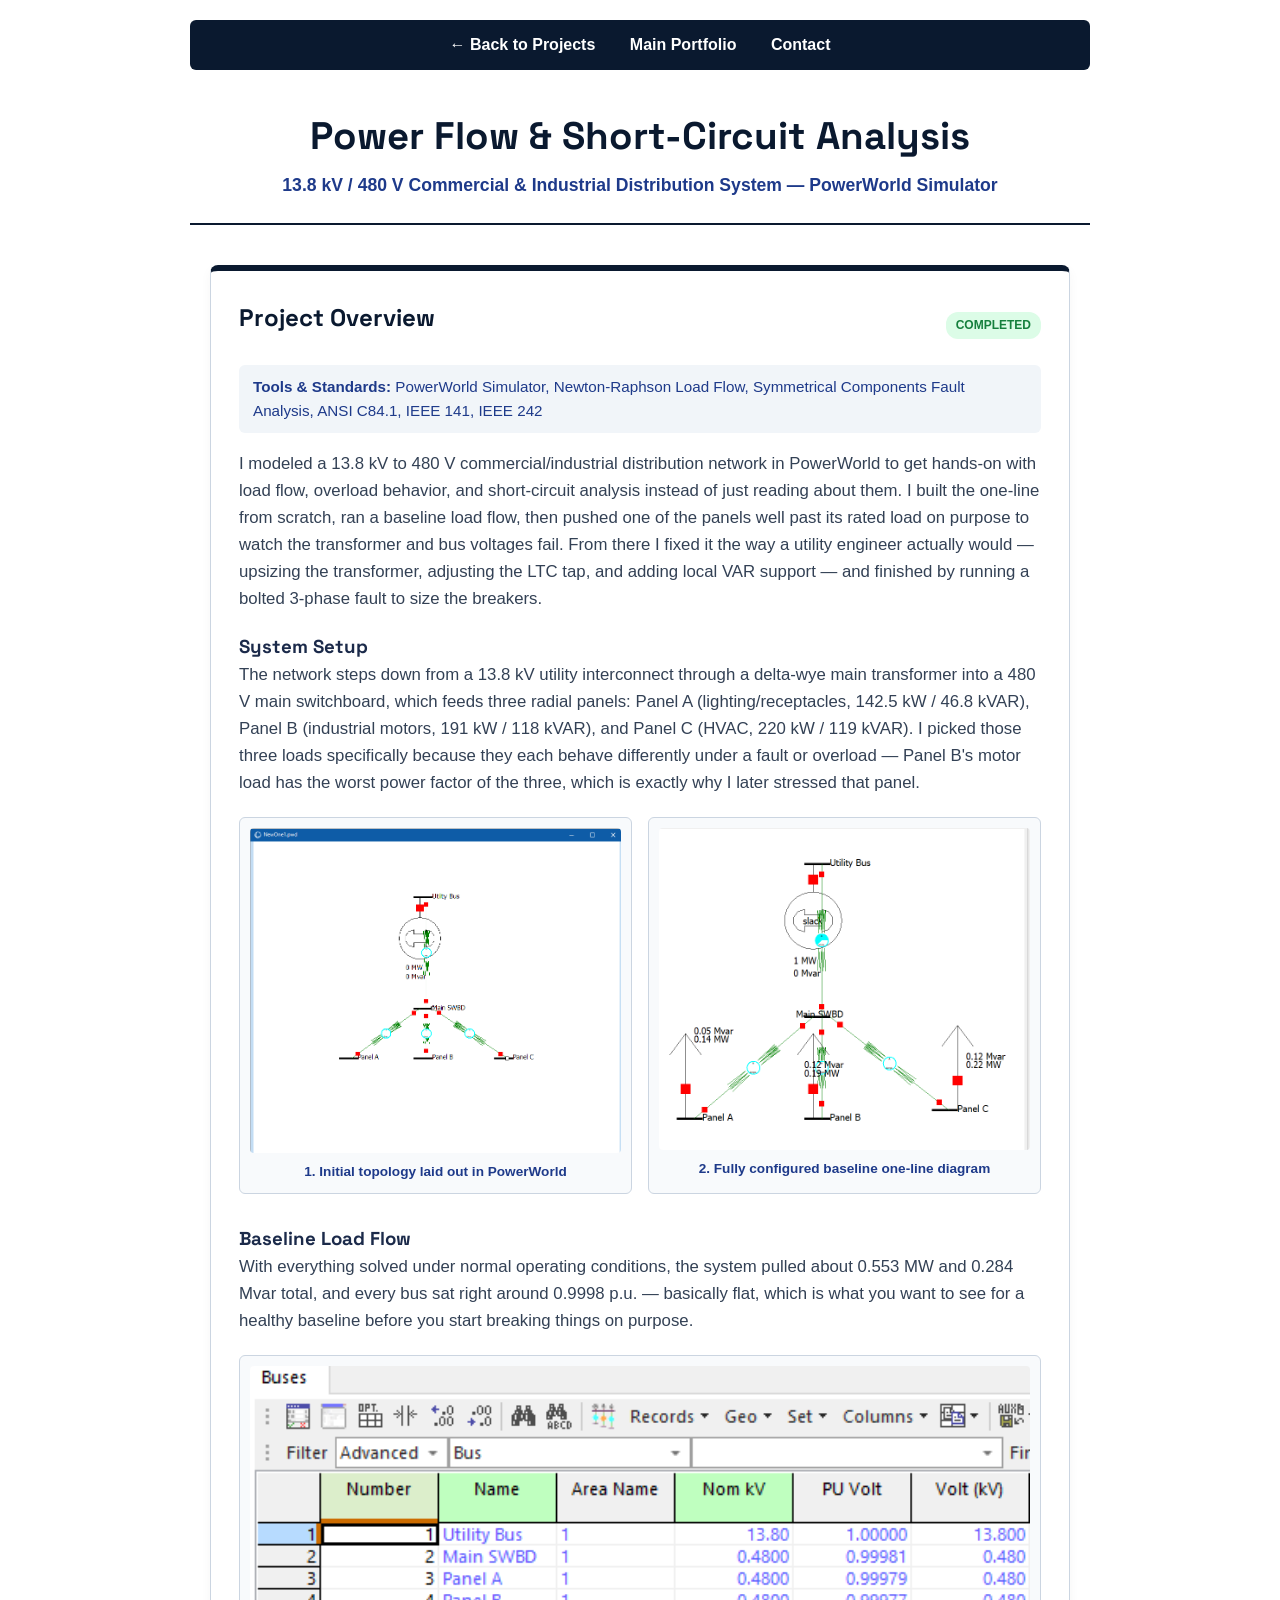
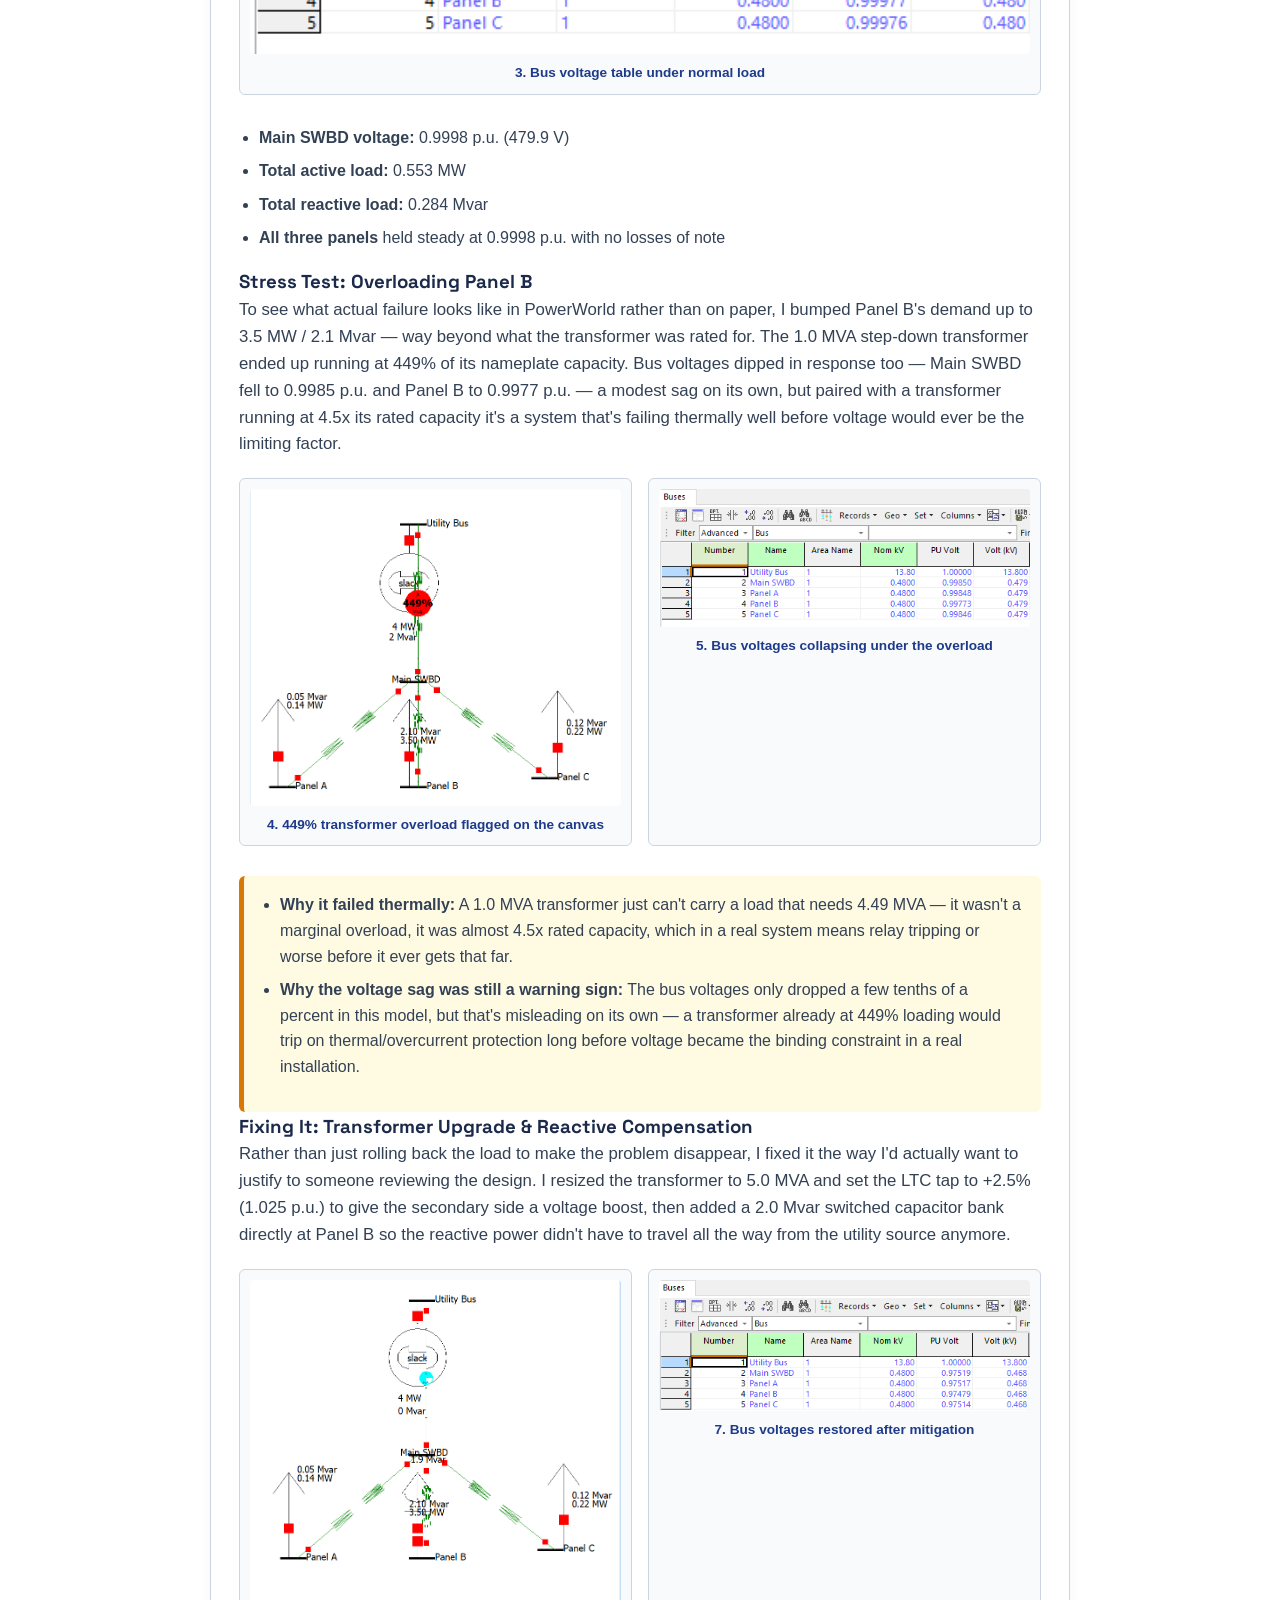
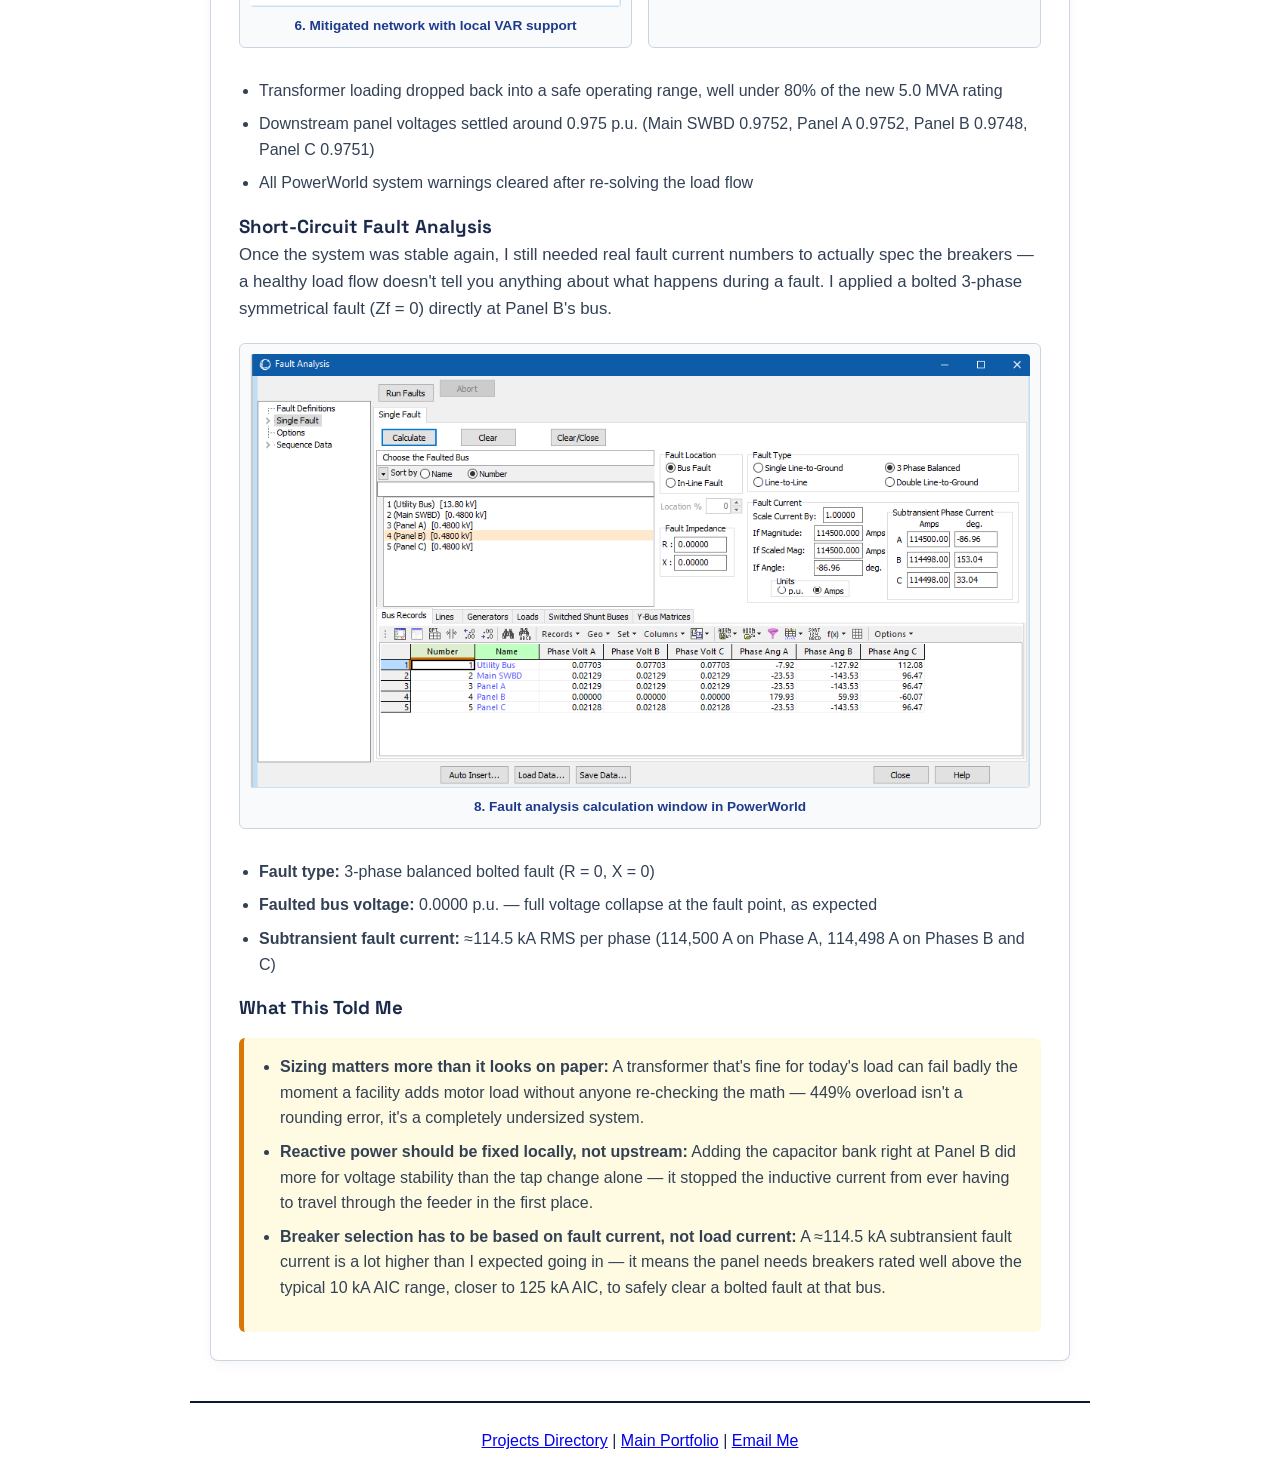
<file: power-distribution-analysis.html>
<!DOCTYPE html>
<html lang="en">
<head>
  <meta charset="UTF-8">
  <meta name="viewport" content="width=device-width, initial-scale=1.0">
  <title>Power Flow & Short-Circuit Analysis | Jaylani Gailani</title>
  <link href="https://fonts.googleapis.com/css2?family=Space+Grotesk:wght@400;500;600;700&family=JetBrains+Mono:wght@400;500;600&display=swap" rel="stylesheet">
  <link rel="stylesheet" href="style.css">
</head>
<body>

  <!-- Top Navigation Bar -->
  <nav>
    <a href="projects.html">← Back to Projects</a>
    <a href="index.html">Main Portfolio</a>
    <a href="#contact">Contact</a>
  </nav>

  <header>
    <h1>Power Flow & Short-Circuit Analysis</h1>
    <p class="subtitle">13.8 kV / 480 V Commercial &amp; Industrial Distribution System — PowerWorld Simulator</p>
  </header>

  <main>
    <article class="project-detail-card">
      <div class="project-header">
        <h2>Project Overview</h2>
        <span class="badge completed">Completed</span>
      </div>

      <p class="project-tags">
        <strong>Tools & Standards:</strong> PowerWorld Simulator, Newton-Raphson Load Flow, Symmetrical Components Fault Analysis, ANSI C84.1, IEEE 141, IEEE 242
      </p>

      <p class="project-summary">
        I modeled a 13.8 kV to 480 V commercial/industrial distribution network in PowerWorld to get hands-on with load flow, overload behavior, and short-circuit analysis instead of just reading about them. I built the one-line from scratch, ran a baseline load flow, then pushed one of the panels well past its rated load on purpose to watch the transformer and bus voltages fail. From there I fixed it the way a utility engineer actually would — upsizing the transformer, adjusting the LTC tap, and adding local VAR support — and finished by running a bolted 3-phase fault to size the breakers.
      </p>

      <h3>System Setup</h3>
      <p class="project-summary">
        The network steps down from a 13.8 kV utility interconnect through a delta-wye main transformer into a 480 V main switchboard, which feeds three radial panels: Panel A (lighting/receptacles, 142.5 kW / 46.8 kVAR), Panel B (industrial motors, 191 kW / 118 kVAR), and Panel C (HVAC, 220 kW / 119 kVAR). I picked those three loads specifically because they each behave differently under a fault or overload — Panel B's motor load has the worst power factor of the three, which is exactly why I later stressed that panel.
      </p>

      <div class="image-gallery">
        <div class="img-container">
          <img src="First%20Diagram.PNG" alt="Initial network topology in PowerWorld">
          <p class="img-caption">1. Initial topology laid out in PowerWorld</p>
        </div>
        <div class="img-container">
          <img src="baseLine%20One%20line%20Diagram.PNG" alt="Baseline one-line diagram">
          <p class="img-caption">2. Fully configured baseline one-line diagram</p>
        </div>
      </div>

      <h3>Baseline Load Flow</h3>
      <p class="project-summary">
        With everything solved under normal operating conditions, the system pulled about 0.553 MW and 0.284 Mvar total, and every bus sat right around 0.9998 p.u. — basically flat, which is what you want to see for a healthy baseline before you start breaking things on purpose.
      </p>

      <div class="image-gallery">
        <div class="img-container">
          <img src="BaseLine%20Bus%20Voltage%20Table.PNG" alt="Baseline bus voltage table">
          <p class="img-caption">3. Bus voltage table under normal load</p>
        </div>
      </div>

      <ul class="project-bullets">
        <li><strong>Main SWBD voltage:</strong> 0.9998 p.u. (479.9 V)</li>
        <li><strong>Total active load:</strong> 0.553 MW</li>
        <li><strong>Total reactive load:</strong> 0.284 Mvar</li>
        <li><strong>All three panels</strong> held steady at 0.9998 p.u. with no losses of note</li>
      </ul>

      <h3>Stress Test: Overloading Panel B</h3>
      <p class="project-summary">
        To see what actual failure looks like in PowerWorld rather than on paper, I bumped Panel B's demand up to 3.5 MW / 2.1 Mvar — way beyond what the transformer was rated for. The 1.0 MVA step-down transformer ended up running at 449% of its nameplate capacity. Bus voltages dipped in response too — Main SWBD fell to 0.9985 p.u. and Panel B to 0.9977 p.u. — a modest sag on its own, but paired with a transformer running at 4.5x its rated capacity it's a system that's failing thermally well before voltage would ever be the limiting factor.
      </p>

      <div class="image-gallery">
        <div class="img-container">
          <img src="Overload%20Canvas.PNG" alt="PowerWorld canvas showing transformer overload warning">
          <p class="img-caption">4. 449% transformer overload flagged on the canvas</p>
        </div>
        <div class="img-container">
          <img src="Low%20Voltage%20Bus%20Table.PNG" alt="Bus voltage table during overload">
          <p class="img-caption">5. Bus voltages collapsing under the overload</p>
        </div>
      </div>

      <div class="callout-box">
        <ul class="project-bullets">
          <li><strong>Why it failed thermally:</strong> A 1.0 MVA transformer just can't carry a load that needs 4.49 MVA — it wasn't a marginal overload, it was almost 4.5x rated capacity, which in a real system means relay tripping or worse before it ever gets that far.</li>
          <li><strong>Why the voltage sag was still a warning sign:</strong> The bus voltages only dropped a few tenths of a percent in this model, but that's misleading on its own — a transformer already at 449% loading would trip on thermal/overcurrent protection long before voltage became the binding constraint in a real installation.</li>
        </ul>
      </div>

      <h3>Fixing It: Transformer Upgrade & Reactive Compensation</h3>
      <p class="project-summary">
        Rather than just rolling back the load to make the problem disappear, I fixed it the way I'd actually want to justify to someone reviewing the design. I resized the transformer to 5.0 MVA and set the LTC tap to +2.5% (1.025 p.u.) to give the secondary side a voltage boost, then added a 2.0 Mvar switched capacitor bank directly at Panel B so the reactive power didn't have to travel all the way from the utility source anymore.
      </p>

      <div class="image-gallery">
        <div class="img-container">
          <img src="Mitigated%20One%20Line%20Diagram.PNG" alt="Mitigated one-line diagram with capacitor bank">
          <p class="img-caption">6. Mitigated network with local VAR support</p>
        </div>
        <div class="img-container">
          <img src="Mitigated%20Bus%20Voltage%20Table.PNG" alt="Bus voltage table after mitigation">
          <p class="img-caption">7. Bus voltages restored after mitigation</p>
        </div>
      </div>

      <ul class="project-bullets">
        <li>Transformer loading dropped back into a safe operating range, well under 80% of the new 5.0 MVA rating</li>
        <li>Downstream panel voltages settled around 0.975 p.u. (Main SWBD 0.9752, Panel A 0.9752, Panel B 0.9748, Panel C 0.9751)</li>
        <li>All PowerWorld system warnings cleared after re-solving the load flow</li>
      </ul>

      <h3>Short-Circuit Fault Analysis</h3>
      <p class="project-summary">
        Once the system was stable again, I still needed real fault current numbers to actually spec the breakers — a healthy load flow doesn't tell you anything about what happens during a fault. I applied a bolted 3-phase symmetrical fault (Zf = 0) directly at Panel B's bus.
      </p>

      <div class="image-gallery">
        <div class="img-container">
          <img src="Fault%20Analysis.PNG" alt="3-phase short circuit fault analysis in PowerWorld">
          <p class="img-caption">8. Fault analysis calculation window in PowerWorld</p>
        </div>
      </div>

      <ul class="project-bullets">
        <li><strong>Fault type:</strong> 3-phase balanced bolted fault (R = 0, X = 0)</li>
        <li><strong>Faulted bus voltage:</strong> 0.0000 p.u. — full voltage collapse at the fault point, as expected</li>
        <li><strong>Subtransient fault current:</strong> ≈114.5 kA RMS per phase (114,500 A on Phase A, 114,498 A on Phases B and C)</li>
      </ul>

      <h3>What This Told Me</h3>
      <div class="callout-box">
        <ul class="project-bullets">
          <li><strong>Sizing matters more than it looks on paper:</strong> A transformer that's fine for today's load can fail badly the moment a facility adds motor load without anyone re-checking the math — 449% overload isn't a rounding error, it's a completely undersized system.</li>
          <li><strong>Reactive power should be fixed locally, not upstream:</strong> Adding the capacitor bank right at Panel B did more for voltage stability than the tap change alone — it stopped the inductive current from ever having to travel through the feeder in the first place.</li>
          <li><strong>Breaker selection has to be based on fault current, not load current:</strong> A ≈114.5 kA subtransient fault current is a lot higher than I expected going in — it means the panel needs breakers rated well above the typical 10 kA AIC range, closer to 125 kA AIC, to safely clear a bolted fault at that bus.</li>
        </ul>
      </div>
    </article>
  </main>

  <footer id="contact">
    <p>
      <a href="projects.html">Projects Directory</a> | 
      <a href="index.html">Main Portfolio</a> | 
      <a href="mailto:jaylanigailani90@gmail.com">Email Me</a>
    </p>
  </footer>

</body>
</html>
</file>
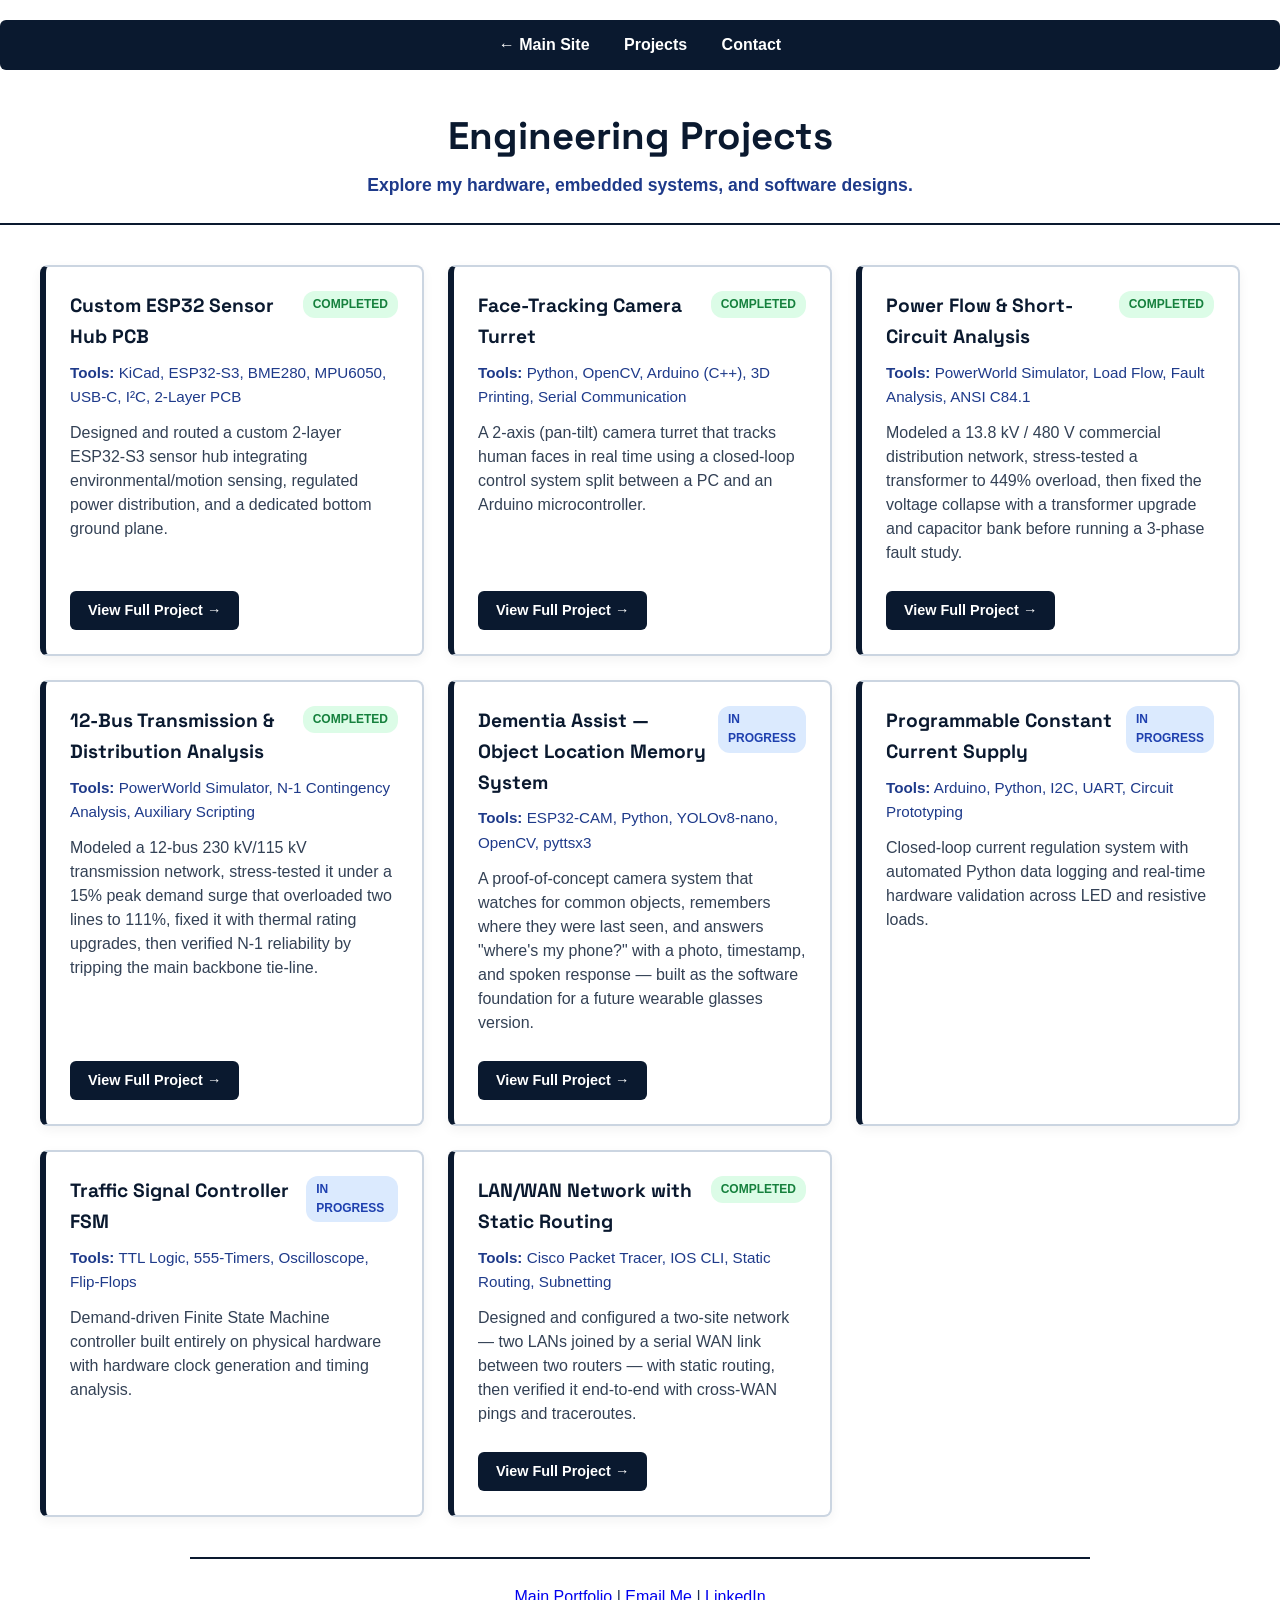
<file: projects.html>
<!DOCTYPE html>
<html lang="en">
<head>
  <meta charset="UTF-8">
  <meta name="viewport" content="width=device-width, initial-scale=1.0">
  <title>Jaylani Gailani | Projects Directory</title>
    <link href="https://fonts.googleapis.com/css2?family=Space+Grotesk:wght@400;500;600;700&family=JetBrains+Mono:wght@400;500;600&display=swap" rel="stylesheet">
  <link rel="stylesheet" href="style.css">
</head>
<body>

  <!-- Top Navigation Bar -->
  <nav>
    <a href="index.html">← Main Site</a>
    <a href="projects.html">Projects</a>
    <a href="index.html#contact">Contact</a>
  </nav>

  <header>
    <h1>Engineering Projects</h1>
    <p class="subtitle">Explore my hardware, embedded systems, and software designs.</p>
  </header>

  <main>
    <section class="projects-list">
      
      <!-- Project Card 1: ESP32 PCB -->
      <article class="project-card">
        <div class="card-top">
          <h3>Custom ESP32 Sensor Hub PCB</h3>
          <span class="badge completed">Completed</span>
        </div>
        <p class="project-tech"><strong>Tools:</strong> KiCad, ESP32-S3, BME280, MPU6050, USB-C, I²C, 2-Layer PCB</p>
        <p class="card-desc">
          Designed and routed a custom 2-layer ESP32-S3 sensor hub integrating environmental/motion sensing, regulated power distribution, and a dedicated bottom ground plane.
        </p>
        <div class="card-footer">
          <a href="esp32-pcb.html" class="projects-link-btn card-btn">View Full Project →</a>
        </div>
      </article>

      <!-- Project Card: Face-Tracking Turret -->
      <article class="project-card">
        <div class="card-top">
          <h3>Face-Tracking Camera Turret</h3>
          <span class="badge completed">Completed</span>
        </div>
        <p class="project-tech"><strong>Tools:</strong> Python, OpenCV, Arduino (C++), 3D Printing, Serial Communication</p>
        <p class="card-desc">
          A 2-axis (pan-tilt) camera turret that tracks human faces in real time using a closed-loop control system split between a PC and an Arduino microcontroller.
        </p>
        <div class="card-footer">
          <a href="facetracking.html" class="projects-link-btn card-btn">View Full Project →</a>
        </div>
      </article>
      
      <!-- Project Card: Power Flow & Fault Analysis -->
      <article class="project-card">
        <div class="card-top">
          <h3>Power Flow & Short-Circuit Analysis</h3>
          <span class="badge completed">Completed</span>
        </div>
        <p class="project-tech"><strong>Tools:</strong> PowerWorld Simulator, Load Flow, Fault Analysis, ANSI C84.1</p>
        <p class="card-desc">
          Modeled a 13.8 kV / 480 V commercial distribution network, stress-tested a transformer to 449% overload, then fixed the voltage collapse with a transformer upgrade and capacitor bank before running a 3-phase fault study.
        </p>
        <div class="card-footer">
          <a href="power-distribution-analysis.html" class="projects-link-btn card-btn">View Full Project →</a>
        </div>
      </article>
      
      <!-- Project Card: 12-Bus Transmission Analysis -->
      <article class="project-card">
        <div class="card-top">
          <h3>12-Bus Transmission & Distribution Analysis</h3>
          <span class="badge completed">Completed</span>
        </div>
        <p class="project-tech"><strong>Tools:</strong> PowerWorld Simulator, N-1 Contingency Analysis, Auxiliary Scripting</p>
        <p class="card-desc">
          Modeled a 12-bus 230 kV/115 kV transmission network, stress-tested it under a 15% peak demand surge that overloaded two lines to 111%, fixed it with thermal rating upgrades, then verified N-1 reliability by tripping the main backbone tie-line.
        </p>
        <div class="card-footer">
          <a href="transmission-system-analysis.html" class="projects-link-btn card-btn">View Full Project →</a>
        </div>
      </article>
      
      <!-- Project Card: Dementia Assist -->
      <article class="project-card">
        <div class="card-top">
          <h3>Dementia Assist — Object Location Memory System</h3>
          <span class="badge in-progress">In Progress</span>
        </div>
        <p class="project-tech"><strong>Tools:</strong> ESP32-CAM, Python, YOLOv8-nano, OpenCV, pyttsx3</p>
        <p class="card-desc">
          A proof-of-concept camera system that watches for common objects, remembers where they were last seen, and answers "where's my phone?" with a photo, timestamp, and spoken response — built as the software foundation for a future wearable glasses version.
        </p>
        <div class="card-footer">
          <a href="dementia-assist.html" class="projects-link-btn card-btn">View Full Project →</a>
        </div>
      </article>
           
      <!-- Project Card: Constant Current Supply -->
      <article class="project-card">
        <div class="card-top">
          <h3>Programmable Constant Current Supply</h3>
          <span class="badge in-progress">In Progress</span>
        </div>
        <p class="project-tech"><strong>Tools:</strong> Arduino, Python, I2C, UART, Circuit Prototyping</p>
        <p class="card-desc">
          Closed-loop current regulation system with automated Python data logging and real-time hardware validation across LED and resistive loads.
        </p>
      </article>

      <!-- Project Card: Traffic Signal Controller -->
      <article class="project-card">
        <div class="card-top">
          <h3>Traffic Signal Controller FSM</h3>
          <span class="badge in-progress">In Progress</span>
        </div>
        <p class="project-tech"><strong>Tools:</strong> TTL Logic, 555-Timers, Oscilloscope, Flip-Flops</p>
        <p class="card-desc">
          Demand-driven Finite State Machine controller built entirely on physical hardware with hardware clock generation and timing analysis.
        </p>
      </article>
      
      <!-- Project Card: LAN/WAN Static Routing -->
      <article class="project-card">
        <div class="card-top">
          <h3>LAN/WAN Network with Static Routing</h3>
          <span class="badge completed">Completed</span>
        </div>
        <p class="project-tech"><strong>Tools:</strong> Cisco Packet Tracer, IOS CLI, Static Routing, Subnetting</p>
        <p class="card-desc">
          Designed and configured a two-site network — two LANs joined by a serial WAN link between two routers — with static routing, then verified it end-to-end with cross-WAN pings and traceroutes.
        </p>
        <div class="card-footer">
          <a href="networking-lan-wan.html" class="projects-link-btn card-btn">View Full Project →</a>
        </div>
      </article>

    </section>
  </main>

  <footer id="contact">
    <p>
      <a href="index.html">Main Portfolio</a> | 
      <a href="mailto:jaylanigailani90@gmail.com">Email Me</a> | 
      <a href="https://linkedin.com/in/jaylani-gailani-4642782b0" target="_blank">LinkedIn</a>
    </p>
  </footer>

</body>
</html>
</file>
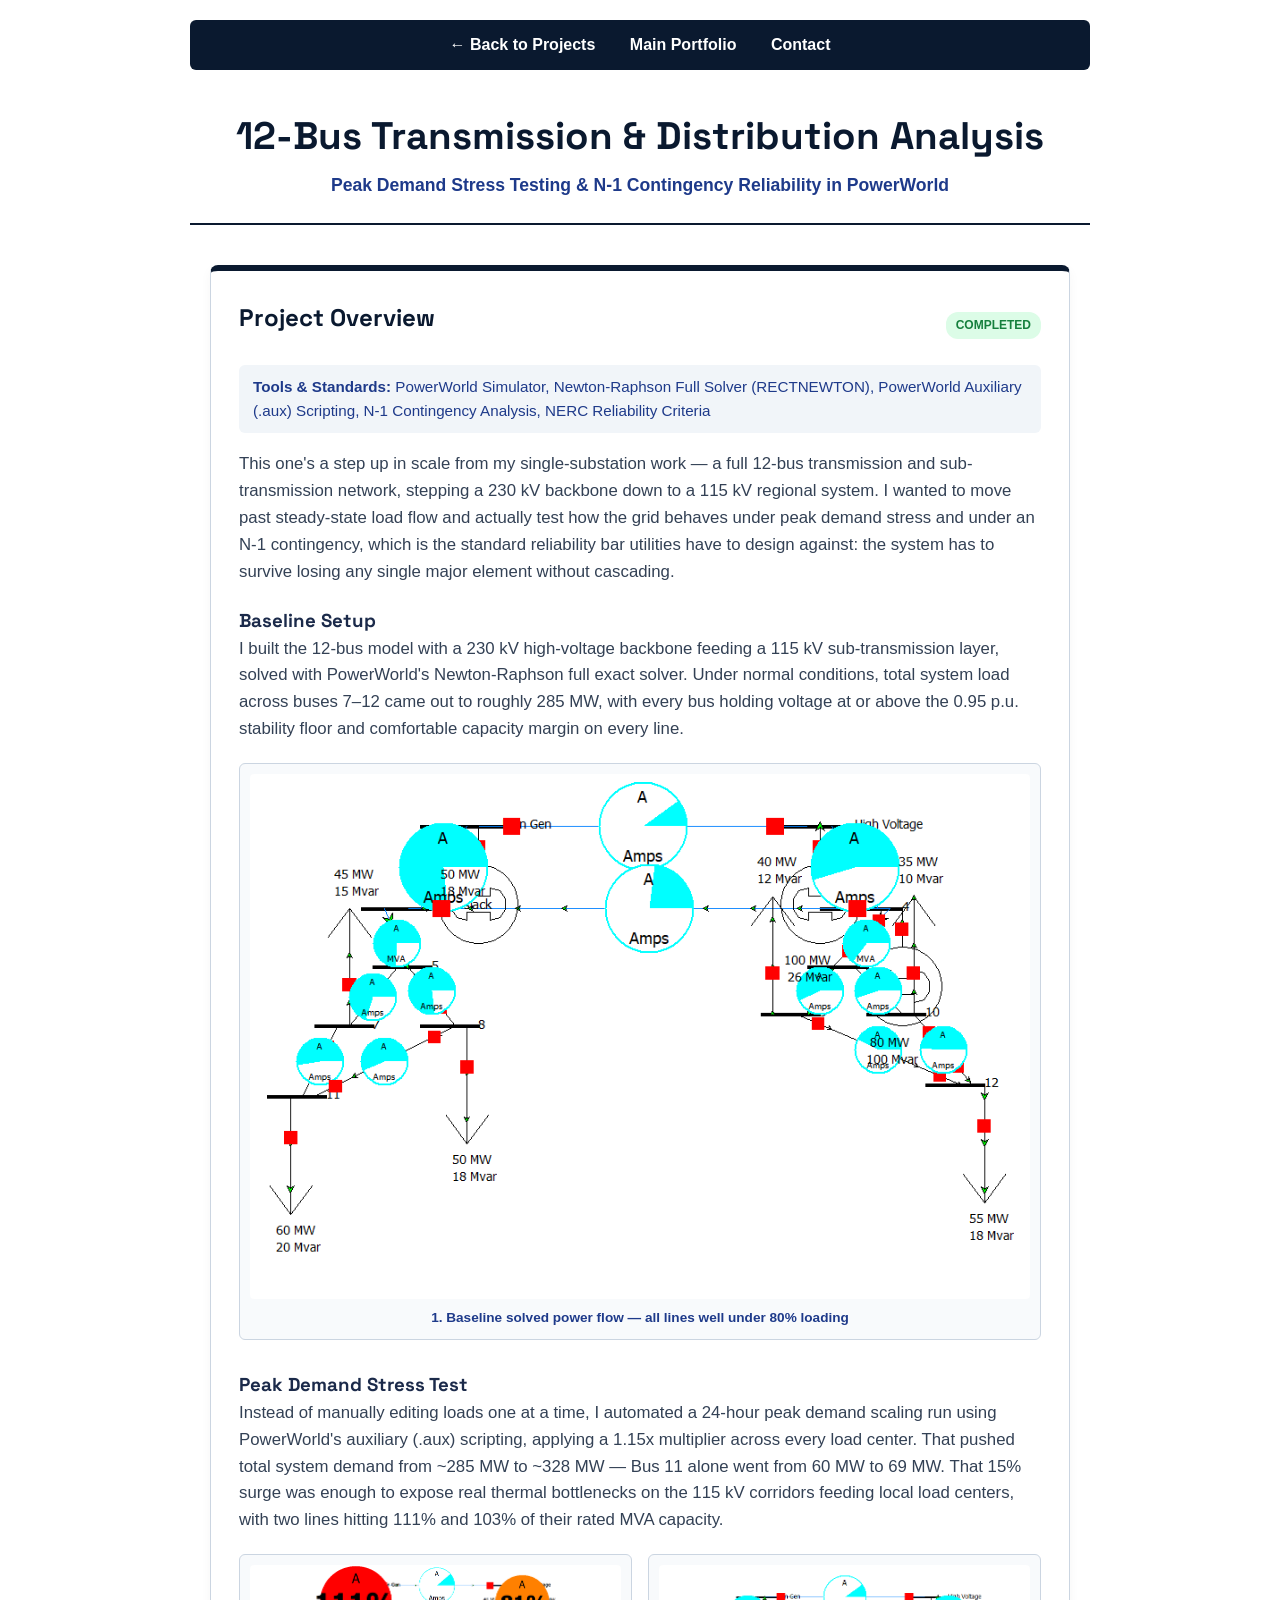
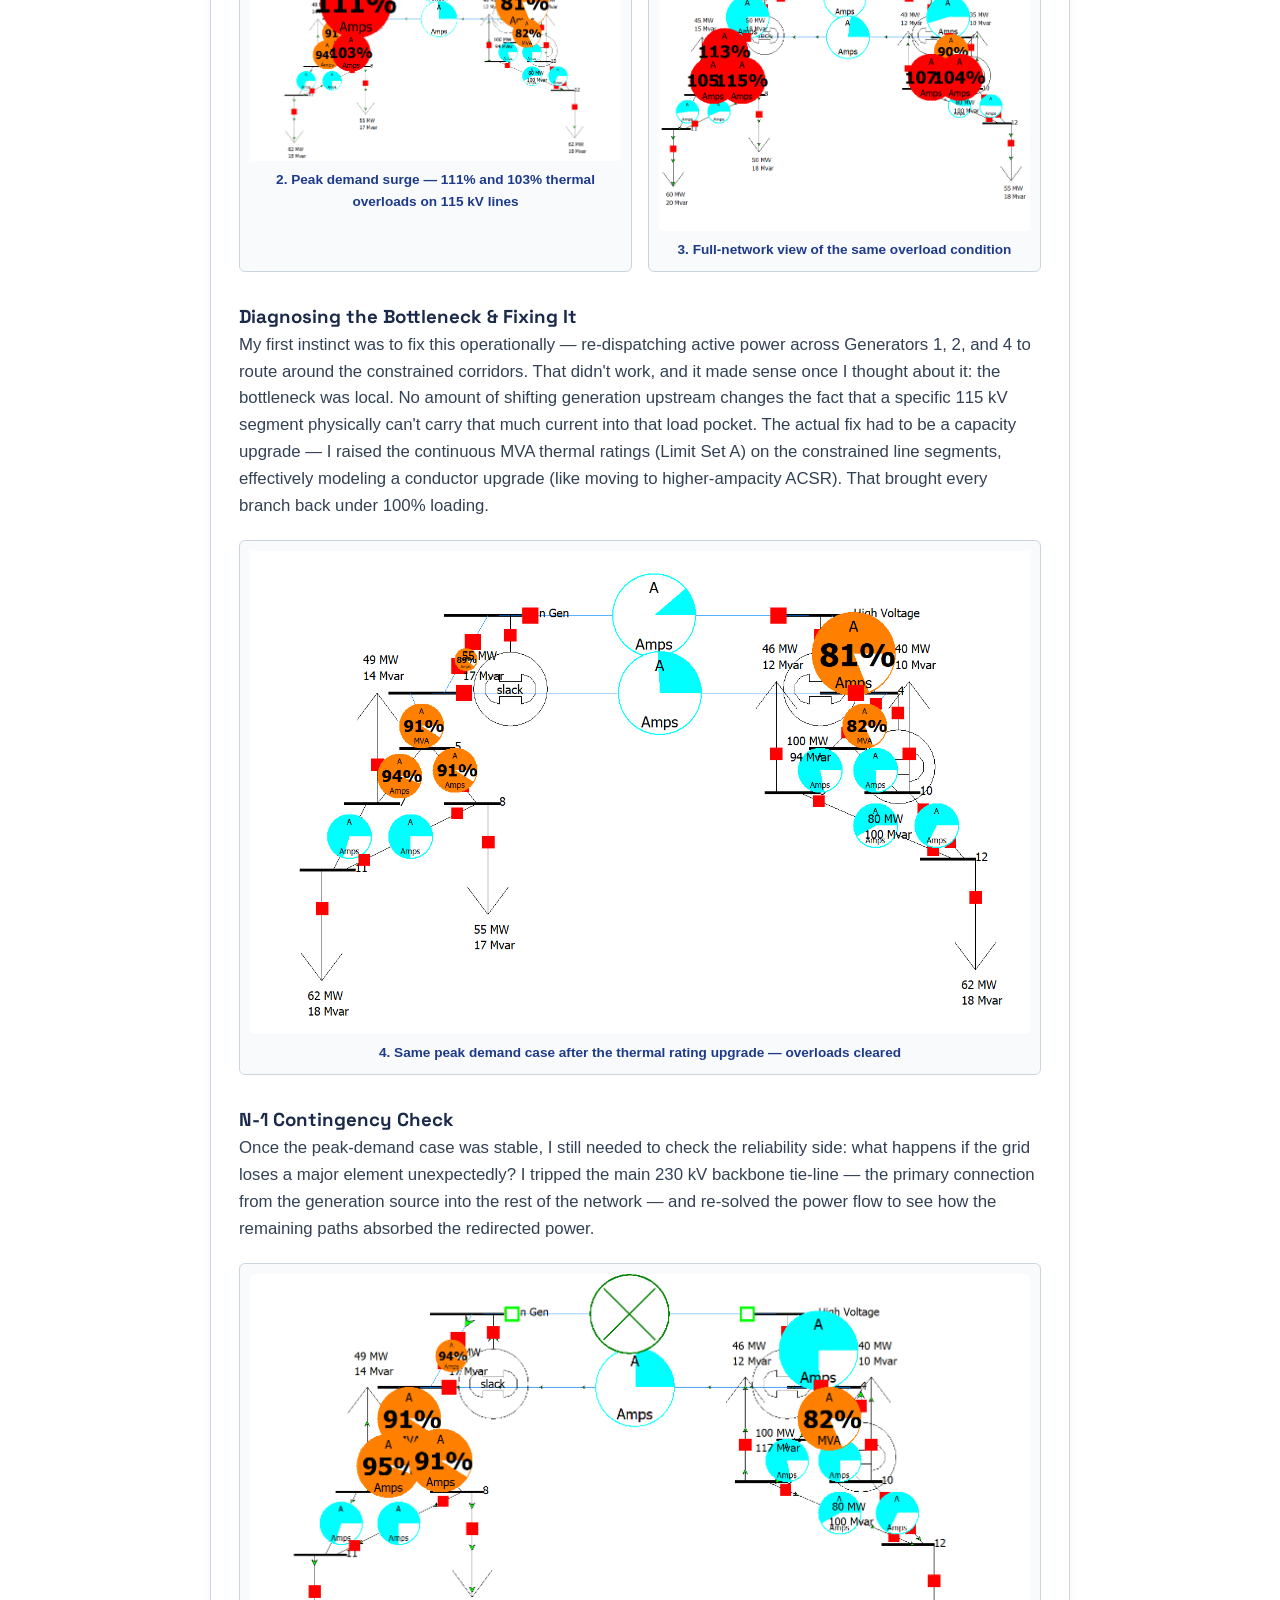
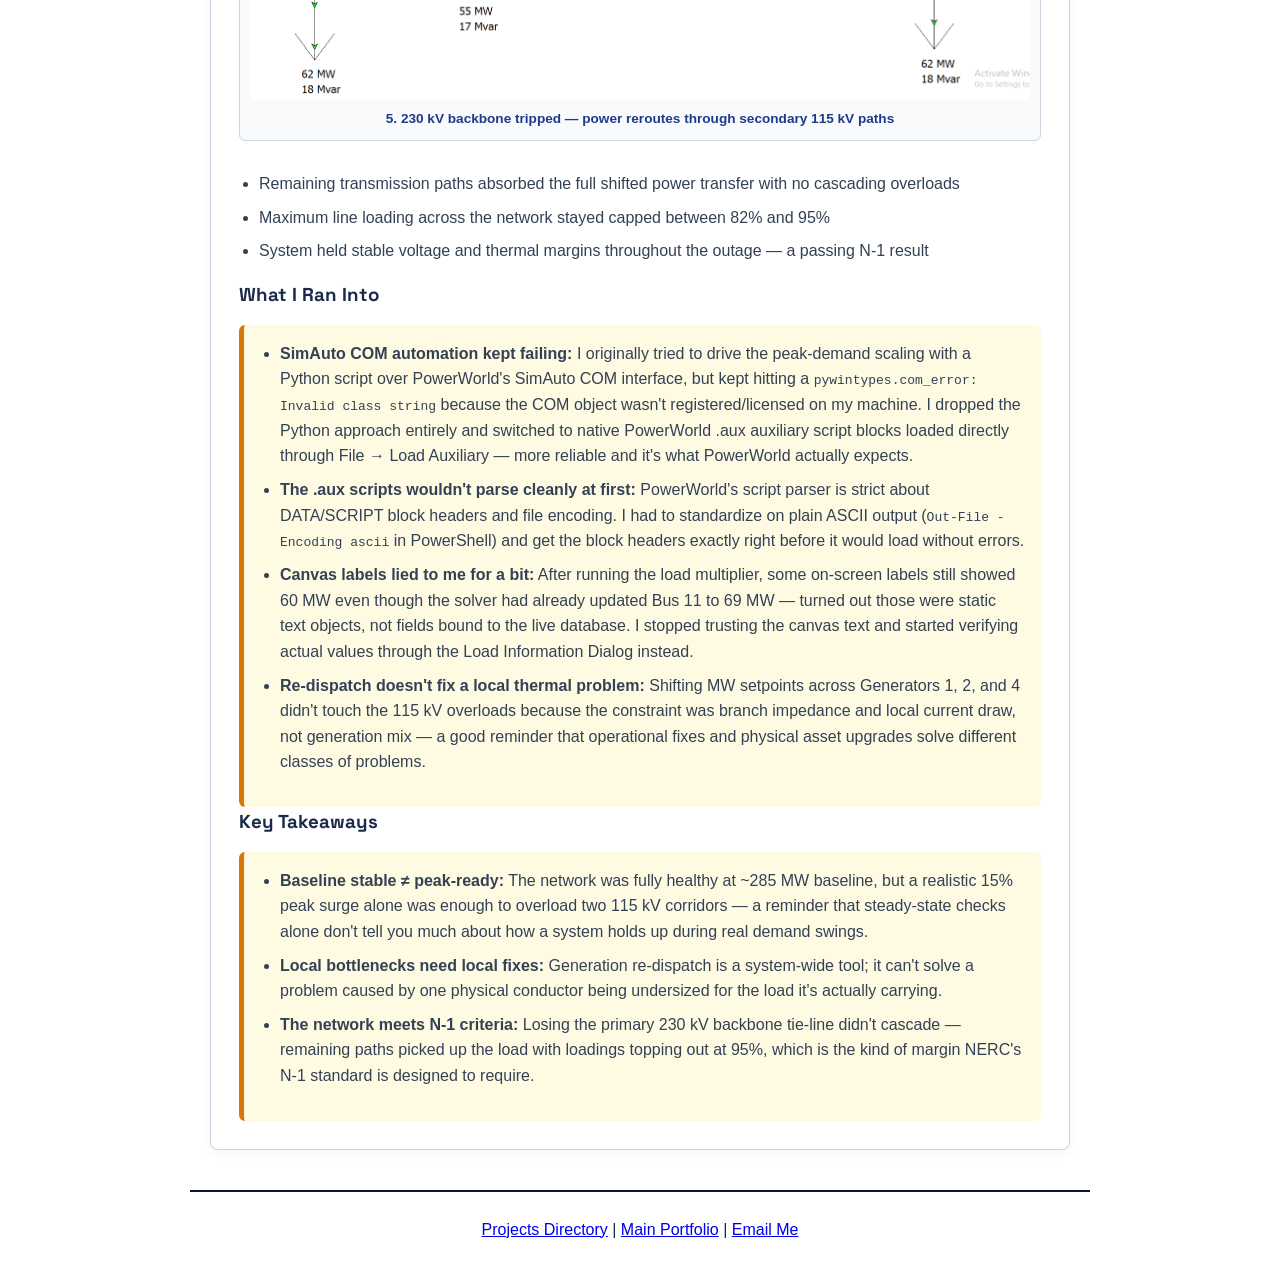
<file: transmission-system-analysis.html>
<!DOCTYPE html>
<html lang="en">
<head>
  <meta charset="UTF-8">
  <meta name="viewport" content="width=device-width, initial-scale=1.0">
  <title>12-Bus Transmission & Distribution Analysis | Jaylani Gailani</title>
  <link href="https://fonts.googleapis.com/css2?family=Space+Grotesk:wght@400;500;600;700&family=JetBrains+Mono:wght@400;500;600&display=swap" rel="stylesheet">
  <link rel="stylesheet" href="style.css">
</head>
<body>

  <!-- Top Navigation Bar -->
  <nav>
    <a href="projects.html">← Back to Projects</a>
    <a href="index.html">Main Portfolio</a>
    <a href="#contact">Contact</a>
  </nav>

  <header>
    <h1>12-Bus Transmission & Distribution Analysis</h1>
    <p class="subtitle">Peak Demand Stress Testing & N-1 Contingency Reliability in PowerWorld</p>
  </header>

  <main>
    <article class="project-detail-card">
      <div class="project-header">
        <h2>Project Overview</h2>
        <span class="badge completed">Completed</span>
      </div>

      <p class="project-tags">
        <strong>Tools & Standards:</strong> PowerWorld Simulator, Newton-Raphson Full Solver (RECTNEWTON), PowerWorld Auxiliary (.aux) Scripting, N-1 Contingency Analysis, NERC Reliability Criteria
      </p>

      <p class="project-summary">
        This one's a step up in scale from my single-substation work — a full 12-bus transmission and sub-transmission network, stepping a 230 kV backbone down to a 115 kV regional system. I wanted to move past steady-state load flow and actually test how the grid behaves under peak demand stress and under an N-1 contingency, which is the standard reliability bar utilities have to design against: the system has to survive losing any single major element without cascading.
      </p>

      <h3>Baseline Setup</h3>
      <p class="project-summary">
        I built the 12-bus model with a 230 kV high-voltage backbone feeding a 115 kV sub-transmission layer, solved with PowerWorld's Newton-Raphson full exact solver. Under normal conditions, total system load across buses 7–12 came out to roughly 285 MW, with every bus holding voltage at or above the 0.95 p.u. stability floor and comfortable capacity margin on every line.
      </p>

      <div class="image-gallery">
        <div class="img-container">
          <img src="01_Clean_Baseline.PNG" alt="Baseline 12-bus power flow solution">
          <p class="img-caption">1. Baseline solved power flow — all lines well under 80% loading</p>
        </div>
      </div>

      <h3>Peak Demand Stress Test</h3>
      <p class="project-summary">
        Instead of manually editing loads one at a time, I automated a 24-hour peak demand scaling run using PowerWorld's auxiliary (.aux) scripting, applying a 1.15x multiplier across every load center. That pushed total system demand from ~285 MW to ~328 MW — Bus 11 alone went from 60 MW to 69 MW. That 15% surge was enough to expose real thermal bottlenecks on the 115 kV corridors feeding local load centers, with two lines hitting 111% and 103% of their rated MVA capacity.
      </p>

      <div class="image-gallery">
        <div class="img-container">
          <img src="02_Peak_Demand_Overload.png" alt="Peak demand overload with 111% and 103% line loading warnings">
          <p class="img-caption">2. Peak demand surge — 111% and 103% thermal overloads on 115 kV lines</p>
        </div>
        <div class="img-container">
          <img src="OverLoad_Baseline.PNG" alt="Full network view during peak demand overload">
          <p class="img-caption">3. Full-network view of the same overload condition</p>
        </div>
      </div>

      <h3>Diagnosing the Bottleneck & Fixing It</h3>
      <p class="project-summary">
        My first instinct was to fix this operationally — re-dispatching active power across Generators 1, 2, and 4 to route around the constrained corridors. That didn't work, and it made sense once I thought about it: the bottleneck was local. No amount of shifting generation upstream changes the fact that a specific 115 kV segment physically can't carry that much current into that load pocket. The actual fix had to be a capacity upgrade — I raised the continuous MVA thermal ratings (Limit Set A) on the constrained line segments, effectively modeling a conductor upgrade (like moving to higher-ampacity ACSR). That brought every branch back under 100% loading.
      </p>

      <div class="image-gallery">
        <div class="img-container">
          <img src="03_Peak_Demand_Upgraded.png" alt="Peak demand case after thermal rating upgrade, overloads cleared">
          <p class="img-caption">4. Same peak demand case after the thermal rating upgrade — overloads cleared</p>
        </div>
      </div>

      <h3>N-1 Contingency Check</h3>
      <p class="project-summary">
        Once the peak-demand case was stable, I still needed to check the reliability side: what happens if the grid loses a major element unexpectedly? I tripped the main 230 kV backbone tie-line — the primary connection from the generation source into the rest of the network — and re-solved the power flow to see how the remaining paths absorbed the redirected power.
      </p>

      <div class="image-gallery">
        <div class="img-container">
          <img src="04_N1_Contingency_Outage.png" alt="N-1 contingency with 230kV backbone tripped, power rerouted through secondary paths">
          <p class="img-caption">5. 230 kV backbone tripped — power reroutes through secondary 115 kV paths</p>
        </div>
      </div>

      <ul class="project-bullets">
        <li>Remaining transmission paths absorbed the full shifted power transfer with no cascading overloads</li>
        <li>Maximum line loading across the network stayed capped between 82% and 95%</li>
        <li>System held stable voltage and thermal margins throughout the outage — a passing N-1 result</li>
      </ul>

      <h3>What I Ran Into</h3>
      <div class="callout-box">
        <ul class="project-bullets">
          <li><strong>SimAuto COM automation kept failing:</strong> I originally tried to drive the peak-demand scaling with a Python script over PowerWorld's SimAuto COM interface, but kept hitting a <code>pywintypes.com_error: Invalid class string</code> because the COM object wasn't registered/licensed on my machine. I dropped the Python approach entirely and switched to native PowerWorld .aux auxiliary script blocks loaded directly through File → Load Auxiliary — more reliable and it's what PowerWorld actually expects.</li>
          <li><strong>The .aux scripts wouldn't parse cleanly at first:</strong> PowerWorld's script parser is strict about DATA/SCRIPT block headers and file encoding. I had to standardize on plain ASCII output (<code>Out-File -Encoding ascii</code> in PowerShell) and get the block headers exactly right before it would load without errors.</li>
          <li><strong>Canvas labels lied to me for a bit:</strong> After running the load multiplier, some on-screen labels still showed 60 MW even though the solver had already updated Bus 11 to 69 MW — turned out those were static text objects, not fields bound to the live database. I stopped trusting the canvas text and started verifying actual values through the Load Information Dialog instead.</li>
          <li><strong>Re-dispatch doesn't fix a local thermal problem:</strong> Shifting MW setpoints across Generators 1, 2, and 4 didn't touch the 115 kV overloads because the constraint was branch impedance and local current draw, not generation mix — a good reminder that operational fixes and physical asset upgrades solve different classes of problems.</li>
        </ul>
      </div>

      <h3>Key Takeaways</h3>
      <div class="callout-box">
        <ul class="project-bullets">
          <li><strong>Baseline stable ≠ peak-ready:</strong> The network was fully healthy at ~285 MW baseline, but a realistic 15% peak surge alone was enough to overload two 115 kV corridors — a reminder that steady-state checks alone don't tell you much about how a system holds up during real demand swings.</li>
          <li><strong>Local bottlenecks need local fixes:</strong> Generation re-dispatch is a system-wide tool; it can't solve a problem caused by one physical conductor being undersized for the load it's actually carrying.</li>
          <li><strong>The network meets N-1 criteria:</strong> Losing the primary 230 kV backbone tie-line didn't cascade — remaining paths picked up the load with loadings topping out at 95%, which is the kind of margin NERC's N-1 standard is designed to require.</li>
        </ul>
      </div>
    </article>
  </main>

  <footer id="contact">
    <p>
      <a href="projects.html">Projects Directory</a> | 
      <a href="index.html">Main Portfolio</a> | 
      <a href="mailto:jaylanigailani90@gmail.com">Email Me</a>
    </p>
  </footer>

</body>
</html>
</file>
<file: style.css>
/* ==========================================================================
   Global Reset & Navy Accent Colors
   ========================================================================== */
* {
  box-sizing: border-box;
  margin: 0;
  padding: 0;
}

:root {
  --navy-deep: #0a192f;
  --navy-accent: #1e3a8a;
  --cyan: #64ffda;
  --slate: #334155;
  --muted: #4b5563;
  --paper: #ffffff;
  --panel: #f0f4f8;

  --font-display: 'Space Grotesk', Arial, sans-serif;
  --font-mono: 'JetBrains Mono', 'Courier New', monospace;
  --font-body: Arial, sans-serif;
}

html {
  scroll-behavior: smooth;
}

body {
  font-family: var(--font-body);
  background-color: var(--paper);
  color: #1b2a4a;
  line-height: 1.6;
}

/* Content below the hero keeps the original centered column */
.page-content {
  max-width: 900px;
  margin: auto;
  padding: 20px;
}
/* ==========================================================================
   Sub-page Navigation & Header
   (projects.html, esp32-pcb.html, facetracking.html use plain <nav> and
   <header> tags as direct children of <body> — index.html doesn't, since
   its nav/header live inside .hero and .sticky-nav — so these rules only
   affect the sub-pages.)
   ========================================================================== */
h1, h2, h3 {
  font-family: var(--font-display);
}

body > nav {
  text-align: center;
  margin: 20px auto 35px;
  padding: 12px 20px;
  background-color: var(--navy-deep);
  border-radius: 6px;
  max-width: 900px;
}

body > nav a {
  margin: 0 15px;
  text-decoration: none;
  font-weight: bold;
  color: #ffffff;
  transition: color 0.2s ease;
}

body > nav a:hover {
  color: var(--cyan);
}

body > header {
  text-align: center;
  max-width: 900px;
  margin: 0 auto 40px;
  padding: 0 20px 20px;
  border-bottom: 2px solid var(--navy-deep);
}

body > header h1 {
  font-size: 2.4rem;
  color: var(--navy-deep);
  margin-bottom: 5px;
}

body > header .subtitle {
  font-size: 1.1rem;
  font-weight: bold;
  color: var(--navy-accent);
  margin-bottom: 4px;
}

body > header .focus-areas {
  font-size: 0.95rem;
  color: var(--muted);
}

body > main,
body > footer {
  max-width: 900px;
  margin-left: auto;
  margin-right: auto;
  padding-left: 20px;
  padding-right: 20px;
}

body > footer {
  padding-bottom: 20px;
}

/* Keep anchor jumps (About, Skills, Contact, etc.) from landing
   underneath the sticky nav on index.html */
#about,
#skills,
#experience,
#projects,
#contact,
#turret {
  scroll-margin-top: 72px;
}

/* ==========================================================================
   Sticky utility nav (appears once the hero has scrolled out of view)
   ========================================================================== */
.sticky-nav {
  position: sticky;
  top: 0;
  z-index: 20;
  text-align: center;
  padding: 12px 0;
  background-color: var(--navy-deep);
  opacity: 0;
  transform: translateY(-100%);
  transition: opacity 0.25s ease, transform 0.25s ease;
  pointer-events: none;
}

.sticky-nav.is-visible {
  opacity: 1;
  transform: translateY(0);
  pointer-events: auto;
}

.sticky-nav a {
  margin: 0 15px;
  text-decoration: none;
  font-weight: bold;
  font-family: var(--font-body);
  color: #ffffff;
  transition: color 0.2s ease;
}

.sticky-nav a:hover {
  color: var(--cyan);
}

/* ==========================================================================
   HERO — instrument-panel clock · curved nav rail · floating photo collage
   ========================================================================== */
.hero {
  position: relative;
  min-height: 100vh;
  width: 100%;
  overflow: hidden;
  display: flex;
  flex-direction: column;
  justify-content: center;
  padding: 40px 6vw 90px;
  background: var(--paper);
}

.hero-grid-lines {
  position: absolute;
  inset: 0;
  background-image:
    linear-gradient(rgba(10, 25, 47, 0.05) 1px, transparent 1px),
    linear-gradient(90deg, rgba(10, 25, 47, 0.05) 1px, transparent 1px);
  background-size: 42px 42px;
  mask-image: radial-gradient(ellipse 80% 70% at 50% 40%, #000 40%, transparent 90%);
  pointer-events: none;
}

.hero-grid {
  position: relative;
  z-index: 1;
  display: grid;
  grid-template-columns: minmax(160px, 280px) 1fr minmax(240px, 360px);
  align-items: center;
  gap: 20px;
  max-width: 1240px;
  margin: 0 auto;
  width: 100%;
  min-height: 55vh;
}

/* ---- Clock instrument ---- */
.hero-instrument {
  display: flex;
  justify-content: center;
}

.clock {
  width: min(230px, 80%);
  display: flex;
  flex-direction: column;
  align-items: center;
  gap: 14px;
}

.clock-face {
  width: 100%;
  height: auto;
  filter: drop-shadow(0 6px 18px rgba(10, 25, 47, 0.12));
}

.clock-ring-outer {
  fill: #ffffff;
  stroke: var(--navy-deep);
  stroke-width: 2.5;
}

.clock-ring-inner {
  fill: none;
  stroke: #cbd5e1;
  stroke-width: 1;
}

.clock-tick-major {
  stroke: var(--navy-deep);
  stroke-width: 2;
}

.clock-tick-minor {
  stroke: #94a3b8;
  stroke-width: 1;
}

.clock-numeral {
  font-family: var(--font-mono);
  font-size: 11px;
  font-weight: 600;
  fill: var(--navy-deep);
  text-anchor: middle;
  dominant-baseline: middle;
}

.hand {
  stroke-linecap: round;
}

.hand-hour {
  stroke: var(--navy-deep);
  stroke-width: 4;
}

.hand-minute {
  stroke: var(--navy-deep);
  stroke-width: 3;
}

.hand-second {
  stroke: #d97706;
  stroke-width: 1.5;
}

.clock-hub {
  fill: var(--navy-deep);
}

.clock-caption {
  display: flex;
  flex-direction: column;
  align-items: center;
  gap: 2px;
}

.clock-label {
  font-family: var(--font-mono);
  font-size: 0.7rem;
  letter-spacing: 0.15em;
  color: var(--muted);
}

.clock-digital {
  font-family: var(--font-mono);
  font-size: 0.95rem;
  font-weight: 600;
  color: var(--navy-deep);
}

/* ---- Curved nav rail ---- */
.hero-nav-wrap {
  position: relative;
  display: flex;
  align-items: center;
  justify-content: center;
  min-height: 380px;
}

.rail-svg {
  position: absolute;
  left: 50%;
  top: 50%;
  transform: translate(-62%, -50%);
  width: 140px;
  height: 100%;
  max-height: 420px;
  pointer-events: none;
}

.rail-path {
  fill: none;
  stroke: #cbd5e1;
  stroke-width: 2;
  stroke-dasharray: 4 6;
}

.pointer-arrow {
  position: absolute;
  left: 0;
  top: 50%;
  width: 90px;
  transform: translateY(-50%);
  transition: top 0.35s cubic-bezier(0.22, 1, 0.36, 1);
  pointer-events: none;
}

.pointer-arrow svg {
  width: 100%;
  height: auto;
  overflow: visible;
}

.pointer-arrow path {
  fill: none;
  stroke: var(--navy-deep);
  stroke-width: 2.5;
  stroke-linecap: round;
  stroke-linejoin: round;
}

.hero-nav {
  position: relative;
  display: flex;
  flex-direction: column;
  gap: 26px;
  padding-left: 100px;
}

.hero-nav-link {
  font-family: var(--font-display);
  font-size: 1.6rem;
  font-weight: 500;
  text-decoration: none;
  color: #94a3b8;
  transition: color 0.25s ease, transform 0.25s ease;
  width: fit-content;
}

.hero-nav-link:nth-child(1) { transform: translateX(0); }
.hero-nav-link:nth-child(2) { transform: translateX(14px); }
.hero-nav-link:nth-child(3) { transform: translateX(22px); }
.hero-nav-link:nth-child(4) { transform: translateX(14px); }
.hero-nav-link:nth-child(5) { transform: translateX(0); }

.hero-nav-link:hover,
.hero-nav-link:focus-visible,
.hero-nav-link.is-active {
  color: var(--navy-deep);
}

.hero-nav-link:hover,
.hero-nav-link:focus-visible {
  transform: translateX(30px);
}

/* ---- Floating photo collage ---- */
.hero-photo-collage {
  display: grid;
  grid-template-columns: repeat(2, 1fr);
  grid-auto-rows: 58px;
  grid-auto-flow: dense;
  gap: 14px;
  width: 100%;
  max-width: 360px;
  margin: 0 auto;
}

.tile-span-2 { grid-row: span 2; }
.tile-span-3 { grid-row: span 3; }
.tile-span-4 { grid-row: span 4; }

.floating-photo {
  animation: photoFloat 6s ease-in-out infinite;
  will-change: transform;
}

.floating-photo:nth-child(1) { --tile-rot: -2deg;   animation-duration: 6.4s; animation-delay: 0s; }
.floating-photo:nth-child(2) { --tile-rot: 0deg;    animation-duration: 5.6s; animation-delay: -1.2s; }
.floating-photo:nth-child(3) { --tile-rot: 1.5deg;  animation-duration: 7s;   animation-delay: -2.4s; }
.floating-photo:nth-child(4) { --tile-rot: -1deg;   animation-duration: 6.1s; animation-delay: -0.6s; }
.floating-photo:nth-child(5) { --tile-rot: 2deg;    animation-duration: 6.8s; animation-delay: -3s; }
.floating-photo:nth-child(6) { --tile-rot: -1.5deg; animation-duration: 5.8s; animation-delay: -1.8s; }
.floating-photo:nth-child(7) { --tile-rot: 1deg;    animation-duration: 7.2s; animation-delay: -2.1s; }

@keyframes photoFloat {
  0%, 100% { transform: translateY(0) rotate(var(--tile-rot, 0deg)); }
  50% { transform: translateY(-8px) rotate(var(--tile-rot, 0deg)); }
}

.gallery-frame {
  width: 100%;
  height: 100%;
  border-radius: 10px;
  overflow: hidden;
  background: var(--panel);
  border: 2px solid var(--navy-deep);
  box-shadow: 0 10px 24px rgba(10, 25, 47, 0.1);
}

.gallery-frame img {
  width: 100%;
  height: 100%;
  object-fit: cover;
  display: block;
}

/* Any gallery photo that fails to load hides its whole tile instead of
   showing a broken image icon (see setupGalleryFallback in script.js) */
.floating-photo.is-missing {
  display: none;
}

/* ---- Portrait (nested inside the collage as the tile-portrait tile) ---- */
.portrait-frame {
  position: relative;
  width: min(230px, 90%);
  aspect-ratio: 3 / 4;
  border-radius: 10px;
  overflow: hidden;
  background: var(--panel);
  border: 2px solid var(--navy-deep);
  box-shadow: 0 10px 24px rgba(10, 25, 47, 0.1);
}

/* Inside the collage, let the portrait fill its grid cell like the
   other tiles instead of using its own fixed width/aspect-ratio */
.hero-photo-collage .portrait-frame {
  width: 100%;
  height: 100%;
  aspect-ratio: auto;
  margin: 0;
}

.portrait-frame img {
  width: 100%;
  height: 100%;
  object-fit: cover;
  display: block;
}

.portrait-placeholder {
  position: absolute;
  inset: 0;
  display: flex;
  align-items: center;
  justify-content: center;
  text-align: center;
  font-family: var(--font-mono);
  font-size: 0.8rem;
  color: var(--muted);
  padding: 20px;
  background: var(--panel);
}

.portrait-placeholder code {
  color: var(--navy-accent);
}

/* img displays over the placeholder automatically once it loads;
   JS toggles a class if it fails to load */
.portrait-frame.has-image .portrait-placeholder {
  display: none;
}

/* ---- Name / tagline ---- */
.hero-intro {
  position: relative;
  z-index: 1;
  text-align: center;
  margin-top: 50px;
}

.hero-eyebrow {
  font-family: var(--font-mono);
  font-size: 0.8rem;
  letter-spacing: 0.2em;
  text-transform: uppercase;
  color: var(--navy-accent);
  margin-bottom: 10px;
}

.hero-name {
  font-family: var(--font-display);
  font-size: clamp(2.4rem, 6vw, 4rem);
  font-weight: 700;
  color: var(--navy-deep);
  letter-spacing: -0.01em;
}

.hero-tagline {
  font-family: var(--font-mono);
  font-size: 0.95rem;
  color: var(--slate);
  margin-top: 10px;
}

/* ---- Scroll cue ---- */
.scroll-cue {
  position: absolute;
  bottom: 26px;
  left: 50%;
  transform: translateX(-50%);
  display: flex;
  flex-direction: column;
  align-items: center;
  gap: 6px;
  text-decoration: none;
  font-family: var(--font-mono);
  font-size: 0.75rem;
  letter-spacing: 0.1em;
  color: var(--muted);
  animation: bob 2.2s ease-in-out infinite;
}

.scroll-cue svg {
  width: 16px;
  height: 16px;
  fill: none;
  stroke: var(--muted);
  stroke-width: 2;
}

@keyframes bob {
  0%, 100% { transform: translateX(-50%) translateY(0); }
  50% { transform: translateX(-50%) translateY(6px); }
}

@media (prefers-reduced-motion: reduce) {
  html { scroll-behavior: auto; }
  .scroll-cue { animation: none; }
  .floating-photo { animation: none; }
}

/* ---- Responsive hero ---- */
@media (max-width: 860px) {
  .hero-grid {
    grid-template-columns: 1fr;
    gap: 36px;
    text-align: center;
  }
  .hero-nav-wrap {
    min-height: auto;
  }
  .rail-svg { display: none; }
  .pointer-arrow { display: none; }
  .hero-nav {
    padding-left: 0;
    align-items: center;
  }
  .hero-nav-link:nth-child(n) { transform: none; }
  .hero-nav-link:hover, .hero-nav-link:focus-visible { transform: none; }

  /* On small screens, drop the decorative gallery tiles and just show
     the portrait — the collage is a desktop flourish, not essential */
  .hero-photo-collage {
    order: -1;
    grid-template-columns: 1fr;
    max-width: 240px;
  }
  .hero-photo-collage .floating-photo {
    display: none;
    animation: none;
    transform: none !important;
  }
  .hero-photo-collage .tile-portrait {
    display: block;
    grid-row: auto;
  }
  .hero-photo-collage .tile-portrait .portrait-frame {
    aspect-ratio: 3 / 4;
  }
}


/* ==========================================================================
   Section Headings & Aesthetic About Box
   ========================================================================== */
section {
  margin-bottom: 40px;
}

h2 {
  color: #0a192f;
  margin-bottom: 15px;
  font-size: 1.5rem;
}

/* About Me Box */
.about-box {
  background-color: #f0f4f8; /* Subtle blue-tinted background */
  border-left: 6px solid #0a192f; /* Dark Navy border */
  padding: 22px;
  border-radius: 6px;
}

.about-box h2 {
  margin-top: 0;
  margin-bottom: 10px;
  color: #0a192f;
}

.about-subheading {
  margin-top: 22px;
  margin-bottom: 12px;
  font-size: 1.05rem;
  color: var(--navy-deep);
}

.chip-row {
  display: flex;
  flex-wrap: wrap;
  gap: 8px;
  margin-bottom: 14px;
}

.chip {
  display: inline-block;
  background-color: #ffffff;
  border: 1px solid var(--navy-accent);
  color: var(--navy-accent);
  font-size: 0.82rem;
  font-weight: 600;
  padding: 6px 12px;
  border-radius: 999px;
}

.about-note {
  font-size: 0.95rem;
  color: var(--slate);
  margin: 0;
}

/* ==========================================================================
   Technical Skills
   ========================================================================== */
.skills-container {
  display: flex;
  flex-direction: column;
  gap: 12px;
}

.skill-group {
  background-color: #f8fafc;
  padding: 14px 18px;
  border-left: 4px solid #1e3a8a;
  border-radius: 4px;
}

.skill-group h3 {
  font-size: 1rem;
  color: #0a192f;
  margin-bottom: 4px;
}

.skill-group p {
  font-size: 0.95rem;
  color: #334155;
}

/* ==========================================================================
   Experience Cards
   ========================================================================== */
.experience-card {
  background: #ffffff;
  border: 1px solid #e2e8f0;
  border-left: 5px solid #0a192f;
  padding: 18px 20px;
  margin-bottom: 16px;
  border-radius: 6px;
}

.card-header {
  display: flex;
  justify-content: space-between;
  align-items: center;
  margin-bottom: 4px;
}

.card-header h3 {
  font-size: 1.1rem;
  color: #0a192f;
}

.role-org {
  font-weight: bold;
  font-size: 0.9rem;
  color: #1e3a8a;
  margin-bottom: 10px;
}

.experience-card ul {
  margin-left: 20px;
  color: #334155;
  font-size: 0.95rem;
}

.experience-card li {
  margin-bottom: 4px;
}

/* Status Badges */
.badge {
  font-size: 0.75rem;
  font-weight: bold;
  padding: 4px 10px;
  border-radius: 12px;
  text-transform: uppercase;
}

.badge.in-progress {
  background-color: #dbeafe;
  color: #1e40af;
}

.badge.future {
  background-color: #fef3c7;
  color: #92400e;
}

/* ==========================================================================
   Projects Section Button Link
   ========================================================================== */
.projects-section {
  text-align: center;
  padding: 25px;
  background-color: #f0f4f8;
  border-radius: 6px;
  border: 1px dashed #1e3a8a;
}

.projects-link-btn {
  display: inline-block;
  background-color: #0a192f;
  color: #ffffff;
  font-size: 1.2rem;
  font-weight: bold;
  padding: 12px 30px;
  border-radius: 6px;
  text-decoration: none;
  margin: 10px 0 6px 0;
  transition: background-color 0.2s ease;
}

.projects-link-btn:hover {
  background-color: #1e3a8a;
}

.projects-subtext {
  font-size: 0.9rem;
  color: #4b5563;
  font-style: italic;
}

/* ==========================================================================
   Footer & Connect With Me
   ========================================================================== */
footer {
  text-align: center;
  margin-top: 40px;
  padding-top: 25px;
  border-top: 2px solid #0a192f;
}

.contact-links {
  display: flex;
  justify-content: center;
  gap: 20px;
  flex-wrap: wrap;
  margin-top: 15px;
}

.contact-links a {
  color: #1e3a8a;
  text-decoration: none;
  font-weight: bold;
}

.contact-links a:hover {
  text-decoration: underline;
  color: #0a192f;
}
/* ==========================================================================
   Project Detail Page Styles
   ========================================================================== */
.project-detail-card {
  background: #ffffff;
  border: 1px solid #cbd5e1;
  border-top: 6px solid #0a192f;
  padding: 28px;
  border-radius: 8px;
  margin-bottom: 40px;
  box-shadow: 0 4px 12px rgba(0, 0, 0, 0.04);
}

.project-header {
  display: flex;
  justify-content: space-between;
  align-items: center;
  margin-bottom: 12px;
}

.project-tags {
  font-size: 0.95rem;
  background-color: #f1f5f9;
  padding: 10px 14px;
  border-radius: 6px;
  margin-bottom: 18px;
  color: #1e3a8a;
}

.project-summary {
  font-size: 1.05rem;
  margin-bottom: 20px;
  color: #334155;
}

.project-bullets {
  margin-left: 20px;
  margin-bottom: 16px;
  color: #334155;
}

.project-bullets li {
  margin-bottom: 8px;
}

.badge.completed {
  background-color: #dcfce7;
  color: #15803d;
}

/* Callout Box for Struggles & Engineering Solutions */
.callout-box {
  background-color: #fffbe3;
  border-left: 5px solid #d97706;
  padding: 16px;
  border-radius: 6px;
  margin-top: 15px;
}

.video-container {
  background-color: #f8fafc;
  border: 1px dashed #94a3b8;
  padding: 20px;
  text-align: center;
  border-radius: 6px;
  margin: 20px 0;
}
/* ==========================================================================
   Image Gallery Styles
   ========================================================================== */
.image-gallery {
  display: grid;
  grid-template-columns: repeat(auto-fit, minmax(280px, 1fr));
  gap: 16px;
  margin: 20px 0 30px 0;
}

.img-container {
  background: #f8fafc;
  border: 1px solid #cbd5e1;
  padding: 10px;
  border-radius: 6px;
  text-align: center;
}

.img-container img {
  width: 100%;
  height: auto;
  border-radius: 4px;
  display: block;
}

.img-caption {
  font-size: 0.85rem;
  font-weight: bold;
  color: #1e3a8a;
  margin-top: 8px;
}
/* ==========================================================================
   Projects Hub Directory - Distinct Card Styling & Clear Boundaries
   ========================================================================== */
.projects-list {
  display: grid;
  grid-template-columns: repeat(auto-fill, minmax(min(340px, 100%), 1fr));
  gap: 24px; /* Clean separation between every project box */
  margin-top: 20px;
}

/* Cards stretch to equal height in each row */
.project-card {
  display: flex;
  flex-direction: column;
}

.project-card {
  background: #ffffff !important;
  border: 2px solid #cbd5e1 !important; /* Prominent slate outline */
  border-left: 6px solid #0a192f !important; /* Dark Navy Accent Bar */
  border-radius: 8px;
  padding: 24px;
  box-shadow: 0 4px 12px rgba(0, 0, 0, 0.05);
  transition: transform 0.2s ease, box-shadow 0.2s ease;
}

.project-card:hover {
  transform: translateY(-3px);
  box-shadow: 0 6px 18px rgba(0, 0, 0, 0.1);
  border-color: #94a3b8 !important;
}

.card-top {
  display: flex;
  justify-content: space-between;
  align-items: center;
  margin-bottom: 8px;
}

.project-card h3 {
  color: #0a192f;
  font-size: 1.2rem;
}

.project-card .project-tech {
  color: #1e3a8a;
  font-size: 0.95rem;
  margin-bottom: 12px;
}

.card-desc {
  color: #334155;
  font-size: 1rem;
  line-height: 1.5;
  margin-bottom: 16px;
}

.card-footer {
  margin-top: auto; /* pins the button to the bottom of every card */
  padding-top: 10px;
}

.card-btn {
  font-size: 0.9rem !important;
  padding: 8px 18px !important;
  margin: 0 !important;
}

/* Projects page only: use the full screen width instead of the 900px column.
   Phones still get a single column (the grid above collapses automatically). */
body:has(.projects-list) > nav,
body:has(.projects-list) > header,
body:has(.projects-list) > main {
  max-width: 1400px;
}

body:has(.projects-list) > main {
  padding-left: 40px;
  padding-right: 40px;
}

.card-top {
  gap: 10px;
  align-items: flex-start;
}
</file>
